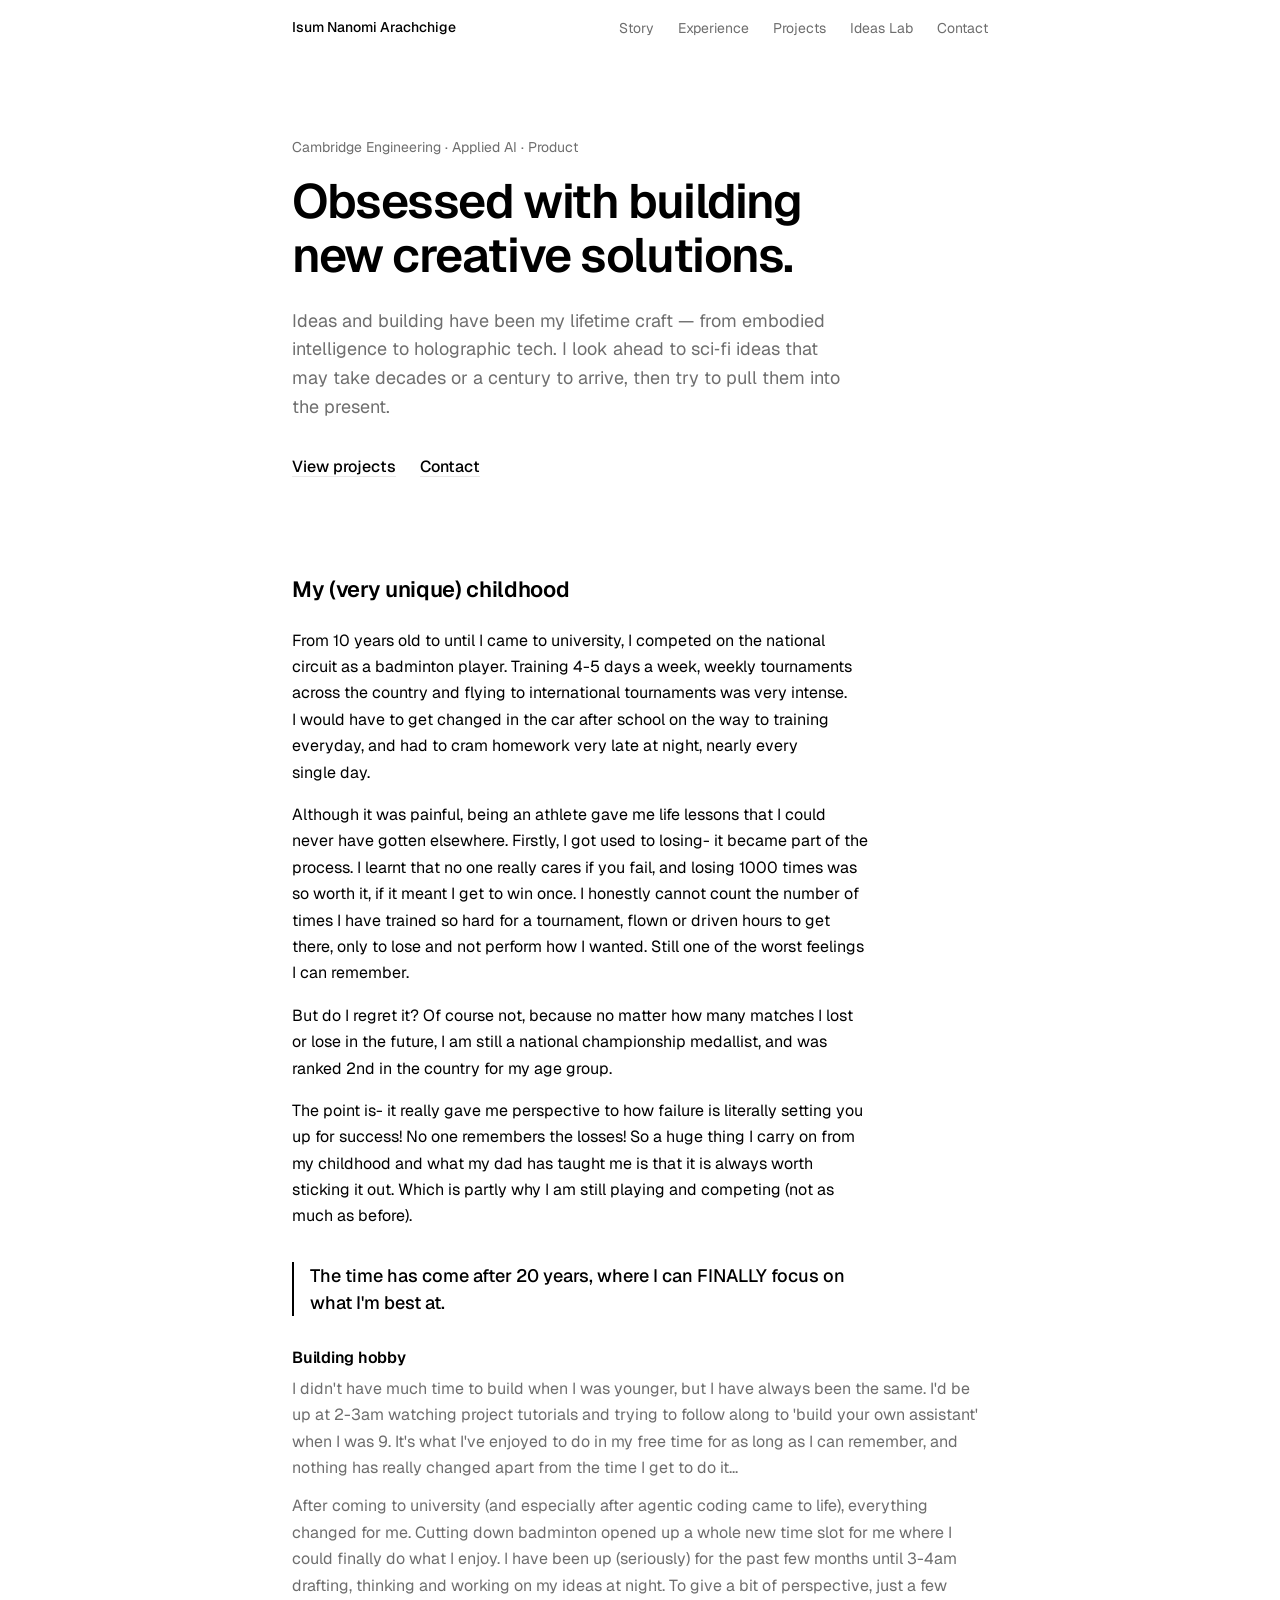
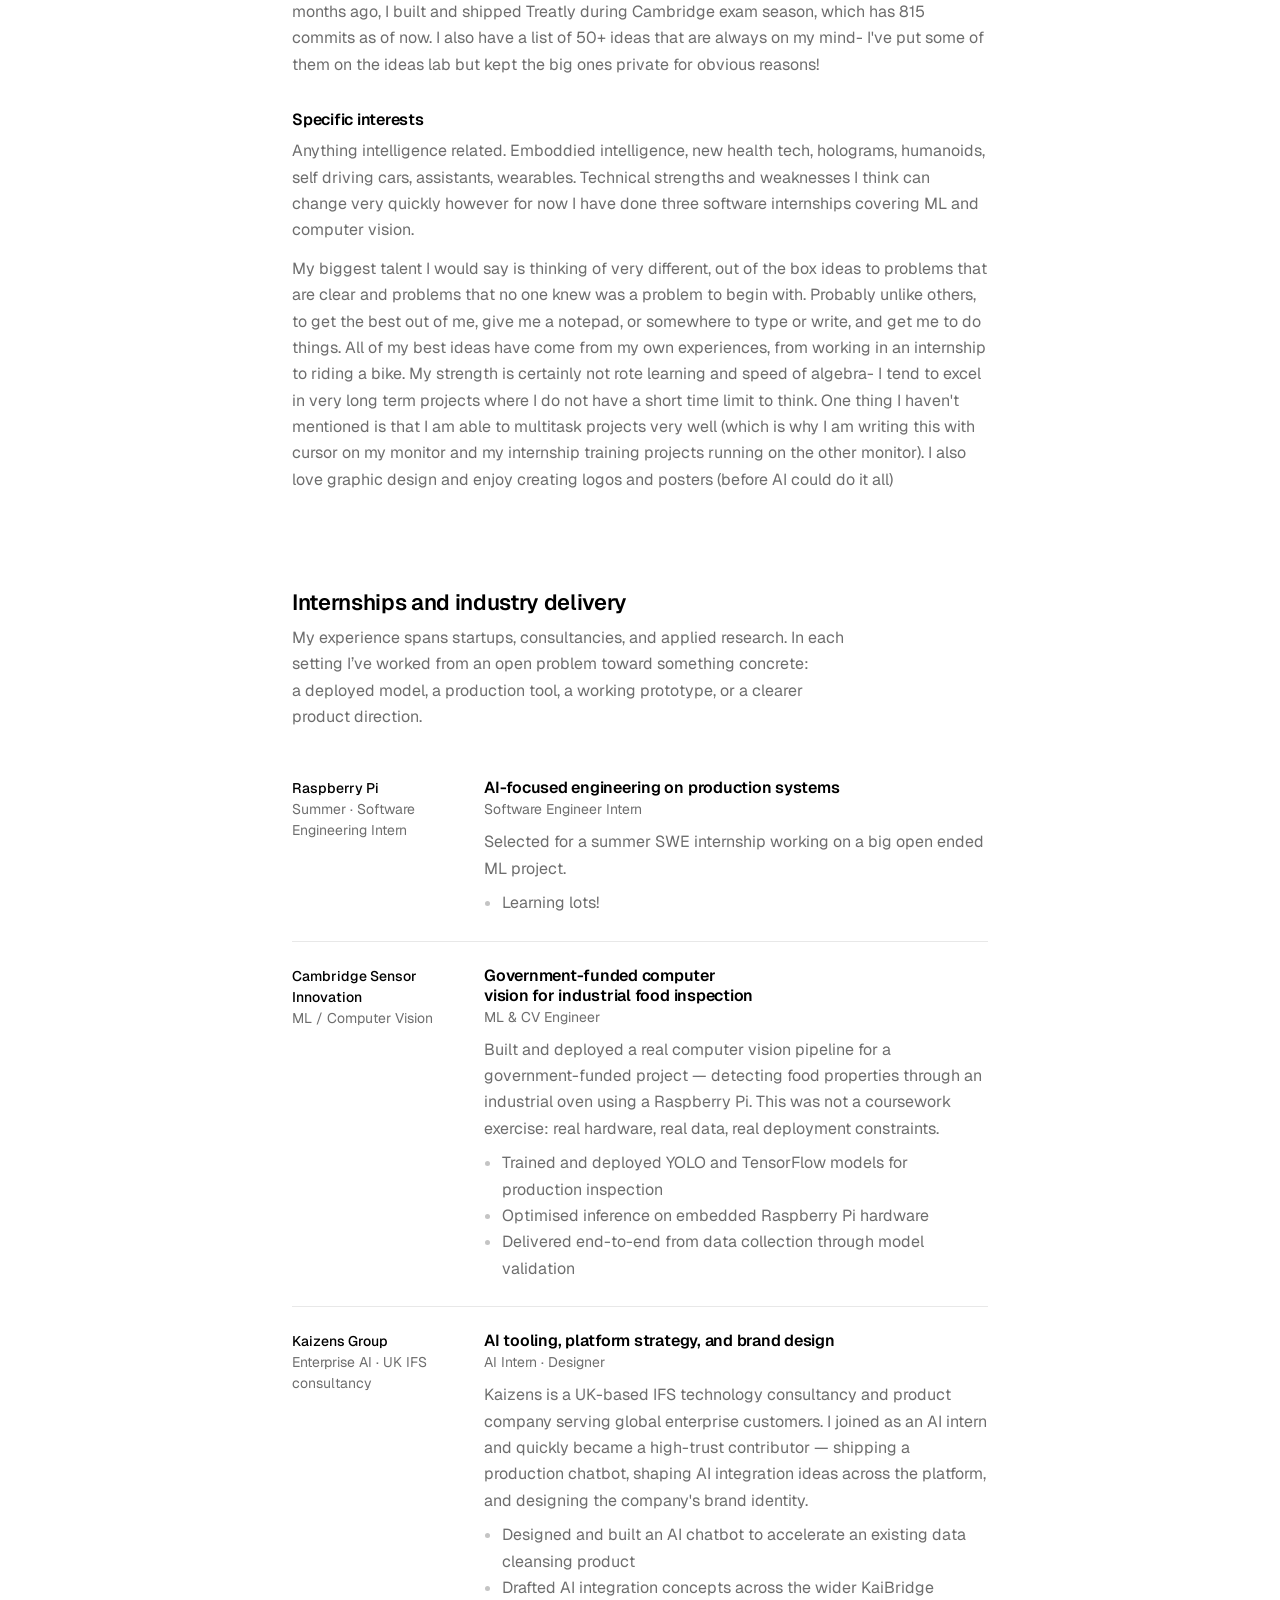
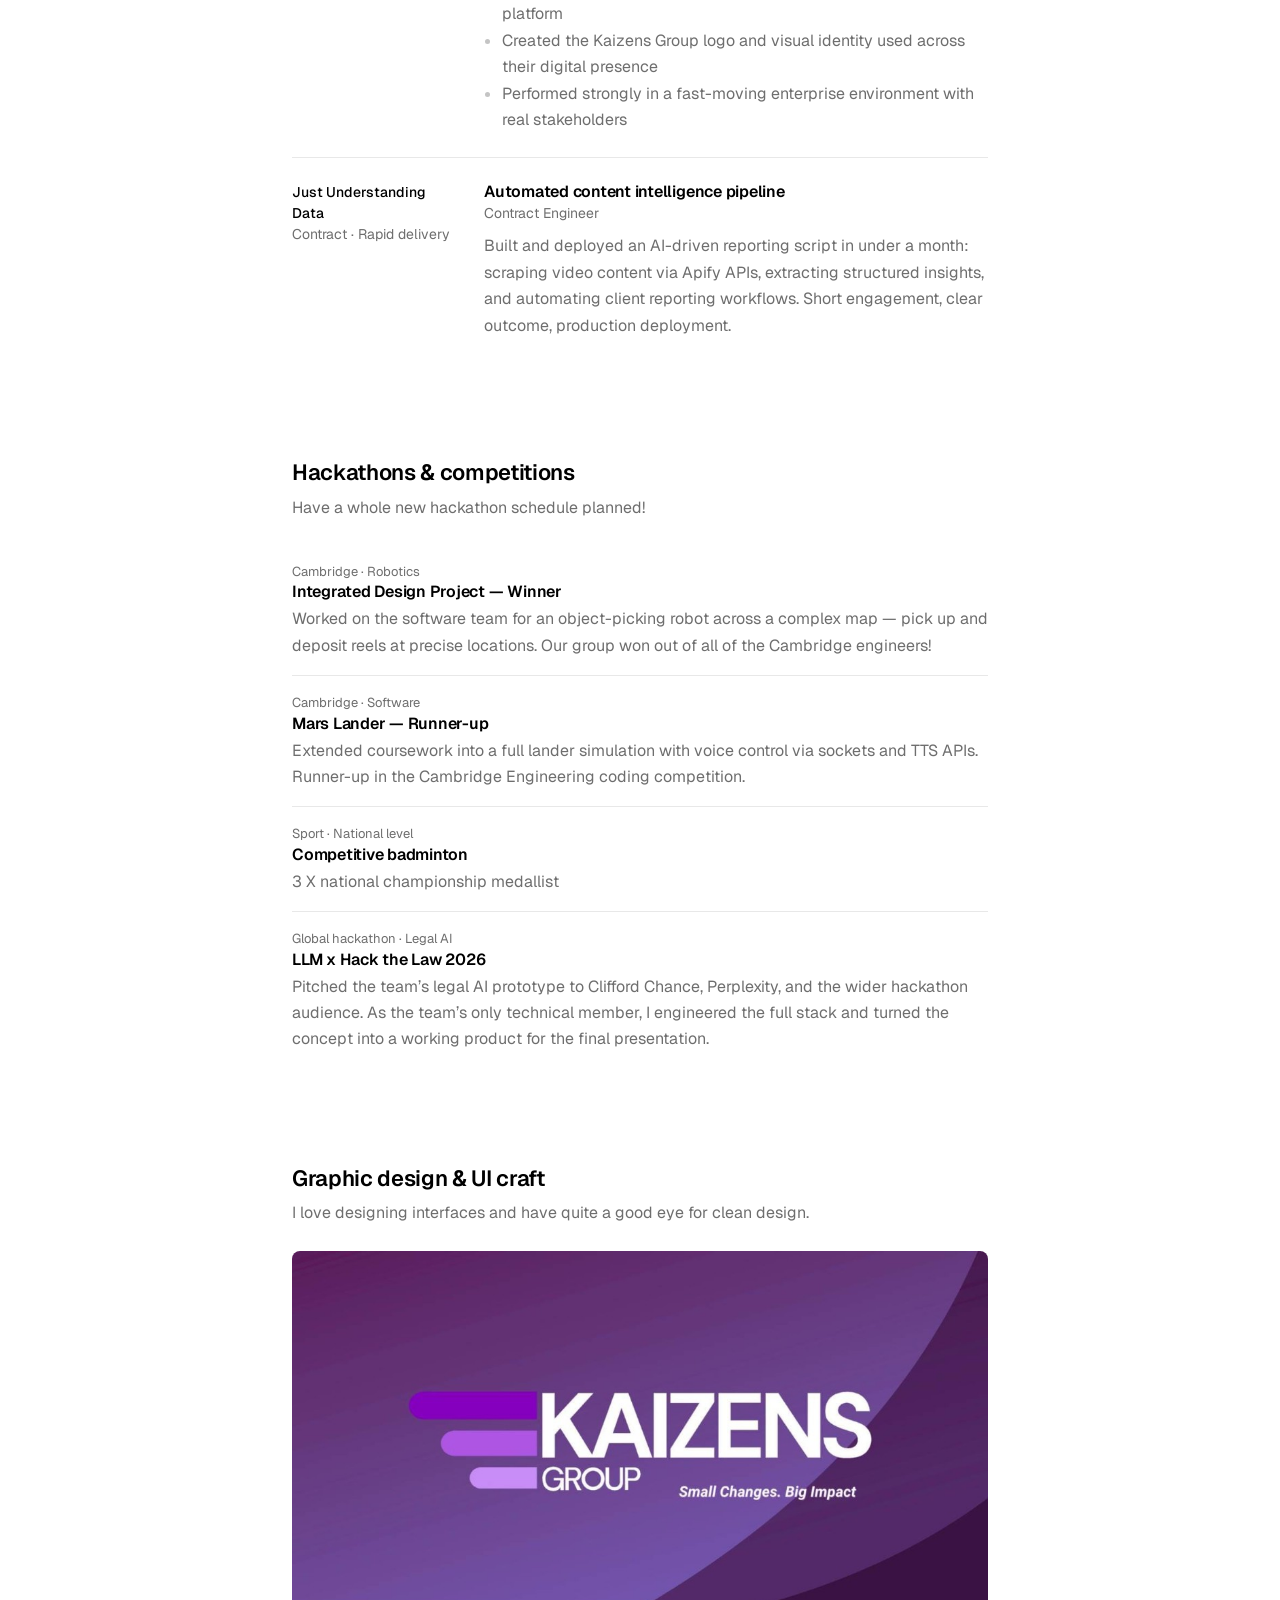
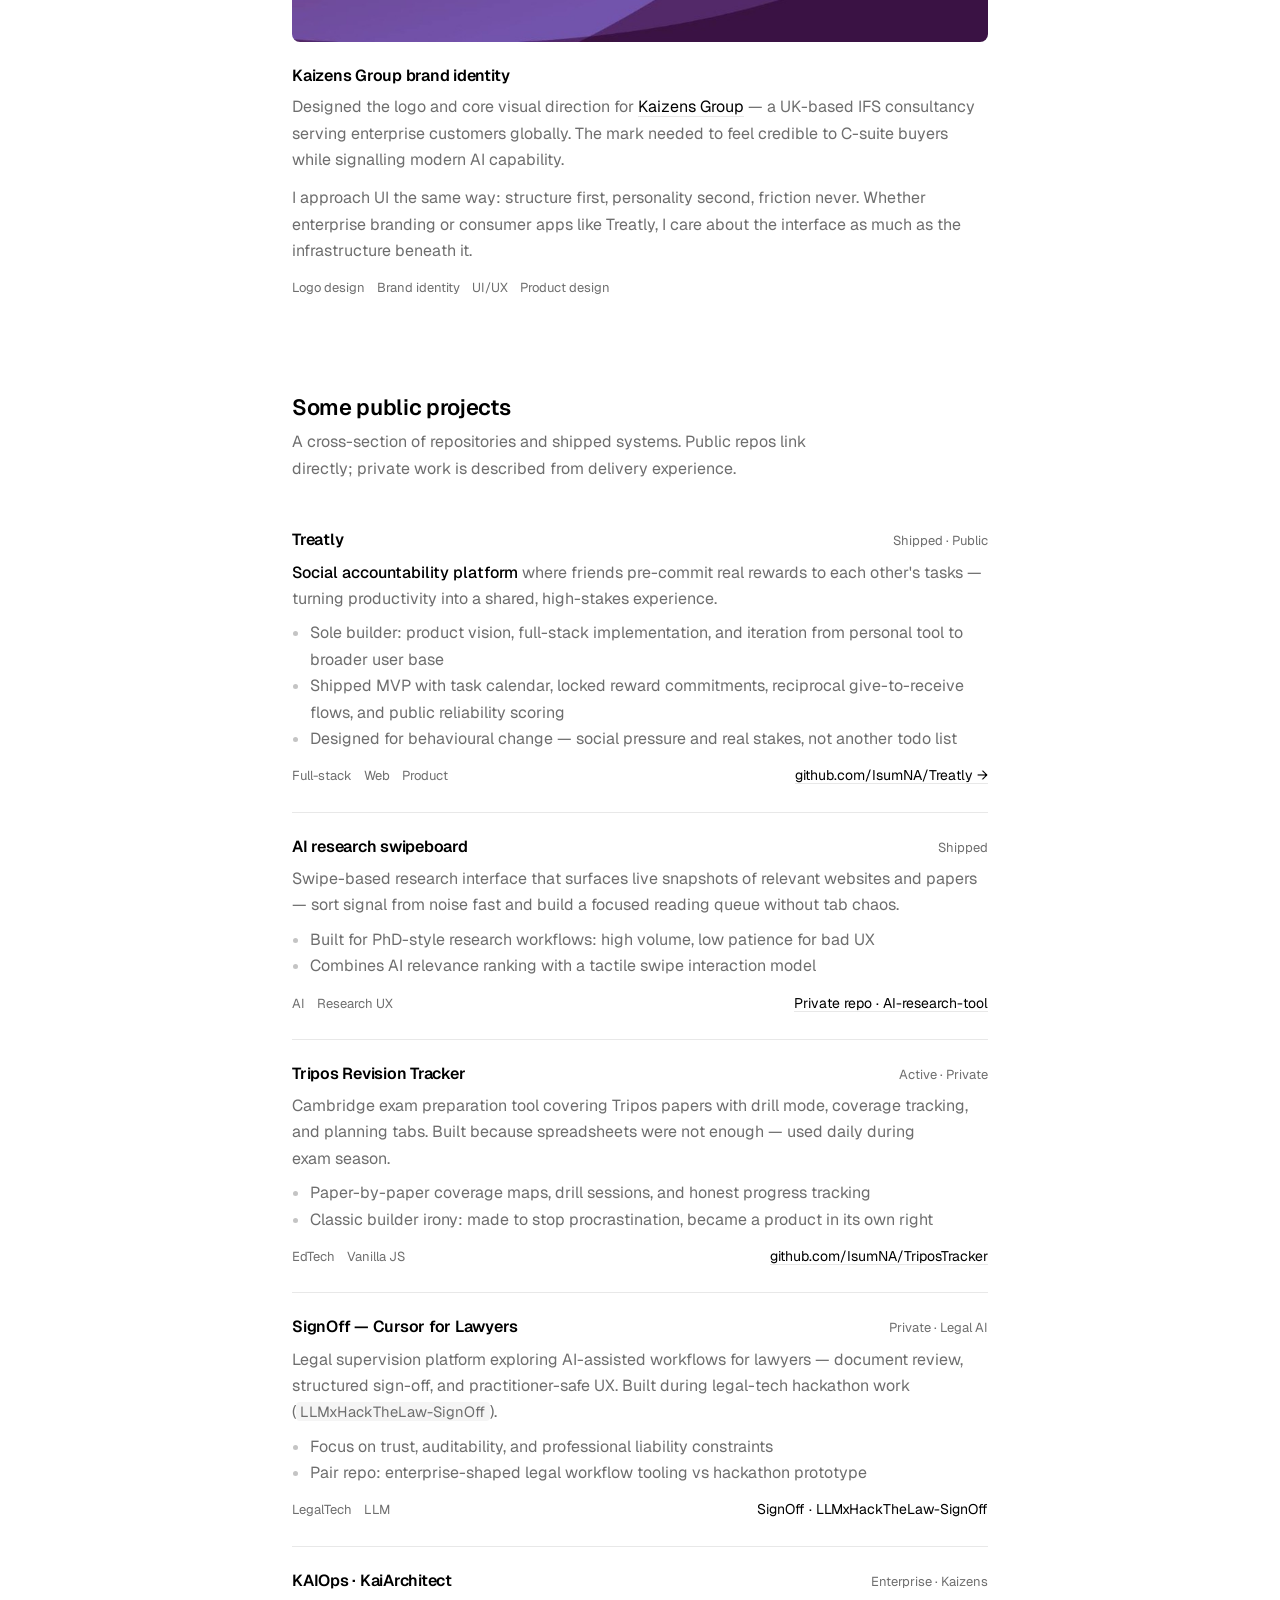
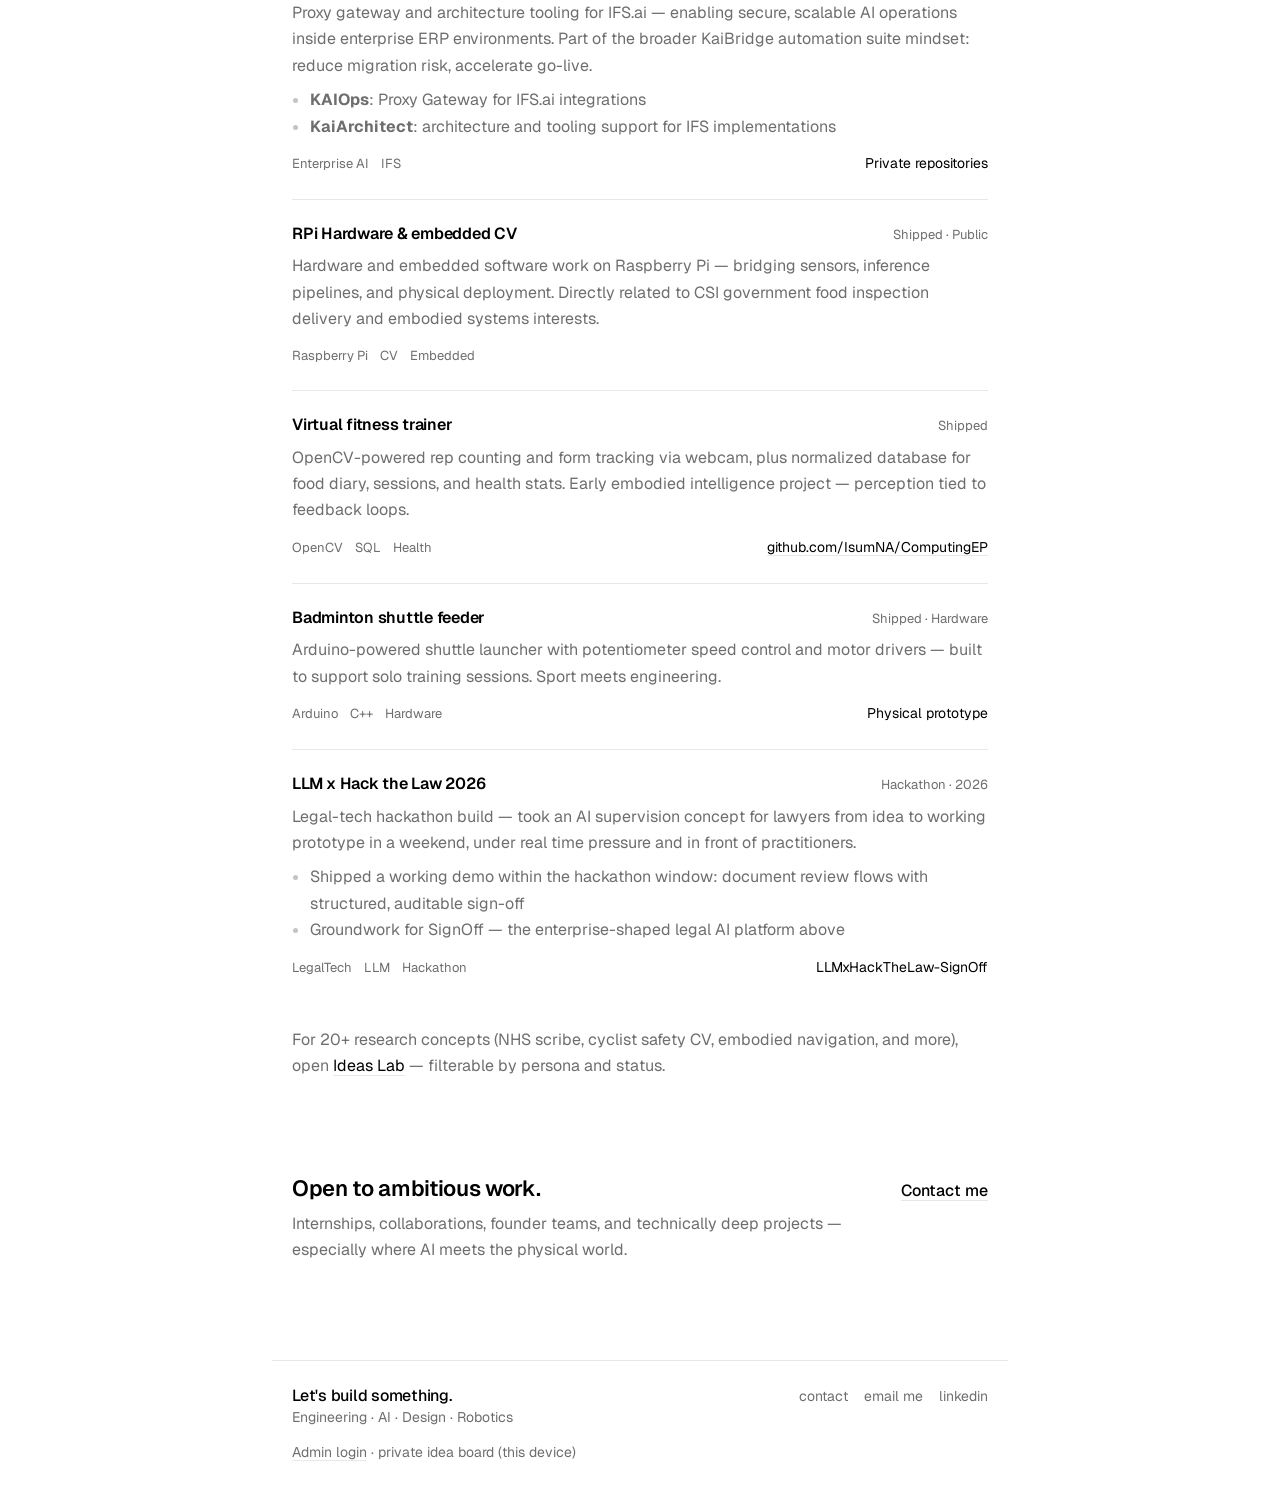
<file: index.html>
<!DOCTYPE html>
<html lang="en">
<head>
<meta charset="UTF-8">
<meta name="viewport" content="width=device-width, initial-scale=1.0">
<meta name="description" content="Isum Nanomi Arachchige — Cambridge Engineering student building applied AI, robotics, and production software.">
<title>Isum Nanomi Arachchige — Portfolio</title>
<link rel="preconnect" href="https://fonts.googleapis.com">
<link rel="preconnect" href="https://fonts.gstatic.com" crossorigin>
<link href="https://fonts.googleapis.com/css2?family=Geist:wght@400;500;600&display=swap" rel="stylesheet">
<link rel="stylesheet" href="tokens.css">
<link rel="stylesheet" href="site.css">
<script>/* The text editor is for Isum only: open the site with ?edit, or log in as admin. */
try{if(/[?&]edit\b/.test(location.search)||sessionStorage.getItem('ideaBoard_admin_ok')==='1')document.documentElement.classList.add('can-edit')}catch(e){}</script>
</head>
<body>

<div class="edit-toolbar" id="edit-toolbar" aria-label="Page text editor">
  <span class="edit-toolbar__status" id="edit-status" aria-live="polite">Text changes save on this browser</span>
  <button class="edit-btn" type="button" data-edit-action="edit">Edit text</button>
  <button class="edit-btn" type="button" data-edit-action="save" data-variant="primary">Save changes</button>
  <button class="edit-btn" type="button" data-edit-action="cancel">Cancel</button>
  <button class="edit-btn" type="button" data-edit-action="export">Export</button>
  <button class="edit-btn" type="button" data-edit-action="import">Import</button>
  <button class="edit-btn" type="button" data-edit-action="reset">Reset</button>
  <input id="edit-import-file" type="file" accept="application/json" hidden>
</div>

<header class="site-nav">
  <div class="wrap">
    <button class="brand" type="button" onclick="show('home')" aria-label="Go to portfolio home">
      <small>Portfolio</small>
      <strong>Isum Nanomi Arachchige</strong>
    </button>
    <ul class="nav-links">
      <li><a href="#story" onclick="goSection('story');return false;">Story</a></li>
      <li><a href="#experience" onclick="goSection('experience');return false;">Experience</a></li>
      <li><a href="#projects" onclick="goSection('projects');return false;">Projects</a></li>
      <li><a href="#ideas" onclick="show('ideas');return false;" class="" id="ni">Ideas Lab</a></li>
      <li><a href="contact.html" class="btn primary">Contact</a></li>
    </ul>
  </div>
</header>

<div class="page active" id="page-home">
<main>
  <section class="hero">
    <div class="hero-inner wrap">
      <div class="hero-grid">
        <div>
          <p class="hero-brand">Isum Nanomi Arachchige</p>
          <div class="eyebrow">Cambridge Engineering · Applied AI · Product</div>
          <h1>Obsessed with building <em>new creative solutions</em>.</h1>
          <p class="lead">Ideas and building have been my lifetime craft — from embodied intelligence to holographic tech. I look ahead to sci‑fi ideas that may take decades or a century to arrive, then try to pull them into the present.</p>
          <div class="hero-actions">
            <a class="btn primary" href="#projects">View projects</a>
            <a class="btn" href="contact.html">Contact</a>
          </div>
        </div>
      </div>
    </div>
  </section>

  <section class="section wrap story-section" id="story">
    <div class="section-head reveal">
      <h2>My (very unique) childhood</h2>
    </div>
    <p class="story-lede reveal">From 10 years old to until I came to university, I competed on the national circuit as a badminton player. Training 4-5 days a week, weekly tournaments across the country and flying to international tournaments was very intense. I would have to get changed in the car after school on the way to training everyday, and had to cram homework very late at night, nearly every single day.</p>
    <p class="story-lede reveal">Although it was painful, being an athlete gave me life lessons that I could never have gotten elsewhere. Firstly, I got used to losing- it became part of the process. I learnt that no one really cares if you fail, and losing 1000 times was so worth it, if it meant I get to win once. I honestly cannot count the number of times I have trained so hard for a tournament, flown or driven hours to get there, only to lose and not perform how I wanted. Still one of the worst feelings I can remember.</p>
    <p class="story-lede reveal">But do I regret it? Of course not, because no matter how many matches I lost or lose in the future, I am still a national championship medallist, and was ranked 2nd in the country for my age group.</p>
    <p class="story-lede reveal">The point is- it really gave me perspective to how failure is literally setting you up for success! No one remembers the losses! So a huge thing I carry on from my childhood and what my dad has taught me is that it is always worth sticking it out. Which is partly why I am still playing and competing (not as much as before).</p>
    <blockquote class="quote reveal">The time has come after 20 years, where I can FINALLY focus on what I'm best at.</blockquote>
    <div class="story-grid">
      <article class="story-card reveal">
        <h3>Building hobby</h3>
        <p>I didn't have much time to build when I was younger, but I have always been the same. I'd be up at 2-3am watching project tutorials and trying to follow along to 'build your own assistant' when I was 9. It's what I've enjoyed to do in my free time for as long as I can remember, and nothing has really changed apart from the time I get to do it...</p>
        <p>After coming to university (and especially after agentic coding came to life), everything changed for me. Cutting down badminton opened up a whole new time slot for me where I could finally do what I enjoy. I have been up (seriously) for the past few months until 3-4am drafting, thinking and working on my ideas at night. To give a bit of perspective, just a few months ago, I built and shipped Treatly during Cambridge exam season, which has 815 commits as of now. I also have a list of 50+ ideas that are always on my mind- I've put some of them on the ideas lab but kept the big ones private for obvious reasons!</p>
      </article>
      <article class="story-card reveal">
        <h3>Specific interests</h3>
        <p>Anything intelligence related. Emboddied intelligence, new health tech, holograms, humanoids, self driving cars, assistants, wearables. Technical strengths and weaknesses I think can change very quickly however for now I have done three software internships covering ML and computer vision.</p>
        <p>My biggest talent I would say is thinking of very different, out of the box ideas to problems that are clear and problems that no one knew was a problem to begin with. Probably unlike others, to get the best out of me, give me a notepad, or somewhere to type or write, and get me to do things. All of my best ideas have come from my own experiences, from working in an internship to riding a bike. My strength is certainly not rote learning and speed of algebra- I tend to excel in very long term projects where I do not have a short time limit to think. One thing I haven't mentioned is that I am able to multitask projects very well (which is why I am writing this with cursor on my monitor and my internship training projects running on the other monitor). I also love graphic design and enjoy creating logos and posters (before AI could do it all)</p>
      </article>
    </div>
  </section>

  <section class="section wrap" id="experience">
    <div class="section-head reveal">
      <h2>Internships and industry delivery</h2>
      <p>My experience spans startups, consultancies, and applied research. In each setting I’ve worked from an open problem toward something concrete: a deployed model, a production tool, a working prototype, or a clearer product direction.</p>
    </div>
    <div class="timeline">
      <article class="exp-card reveal">
        <div class="exp-meta"><span class="co">Raspberry Pi</span>Summer · Software Engineering Intern</div>
        <div>
          <h3>AI-focused engineering on production systems</h3>
          <p class="role">Software Engineer Intern</p>
          <p>Selected for a summer SWE internship working on a big open ended ML project.</p>
          <ul>
            <li>Learning lots!</li>
          </ul>
        </div>
      </article>
      <article class="exp-card reveal">
        <div class="exp-meta"><span class="co">Cambridge Sensor Innovation</span>ML / Computer Vision</div>
        <div>
          <h3>Government-funded computer vision for industrial food inspection</h3>
          <p class="role">ML &amp; CV Engineer</p>
          <p>Built and deployed a real computer vision pipeline for a government-funded project — detecting food properties through an industrial oven using a Raspberry Pi. This was not a coursework exercise: real hardware, real data, real deployment constraints.</p>
          <ul>
            <li>Trained and deployed YOLO and TensorFlow models for production inspection</li>
            <li>Optimised inference on embedded Raspberry Pi hardware</li>
            <li>Delivered end-to-end from data collection through model validation</li>
          </ul>
        </div>
      </article>
      <article class="exp-card reveal">
        <div class="exp-meta"><span class="co">Kaizens Group</span>Enterprise AI · UK IFS consultancy</div>
        <div>
          <h3>AI tooling, platform strategy, and brand design</h3>
          <p class="role">AI Intern · Designer</p>
          <p>Kaizens is a UK-based IFS technology consultancy and product company serving global enterprise customers. I joined as an AI intern and quickly became a high-trust contributor — shipping a production chatbot, shaping AI integration ideas across the platform, and designing the company's brand identity.</p>
          <ul>
            <li>Designed and built an AI chatbot to accelerate an existing data cleansing product</li>
            <li>Drafted AI integration concepts across the wider KaiBridge platform</li>
            <li>Created the Kaizens Group logo and visual identity used across their digital presence</li>
            <li>Performed strongly in a fast-moving enterprise environment with real stakeholders</li>
          </ul>
        </div>
      </article>
      <article class="exp-card reveal">
        <div class="exp-meta"><span class="co">Just Understanding Data</span>Contract · Rapid delivery</div>
        <div>
          <h3>Automated content intelligence pipeline</h3>
          <p class="role">Contract Engineer</p>
          <p>Built and deployed an AI-driven reporting script in under a month: scraping video content via Apify APIs, extracting structured insights, and automating client reporting workflows. Short engagement, clear outcome, production deployment.</p>
        </div>
      </article>
    </div>
  </section>

  <section class="section wrap" id="competitions">
    <div class="section-head reveal">
      <h2>Hackathons & competitions</h2>
      <p>Have a whole new hackathon schedule planned!</p>
    </div>
    <div class="comp-grid">
      <article class="comp-card reveal">
        <div class="tag">Cambridge · Robotics</div>
        <h3>Integrated Design Project — Winner</h3>
        <p>Worked on the software team for an object-picking robot across a complex map — pick up and deposit reels at precise locations. Our group won out of all of the Cambridge engineers!</p>
      </article>
      <article class="comp-card reveal">
        <div class="tag">Cambridge · Software</div>
        <h3>Mars Lander — Runner-up</h3>
        <p>Extended coursework into a full lander simulation with voice control via sockets and TTS APIs. Runner-up in the Cambridge Engineering coding competition.</p>
      </article>
      <article class="comp-card reveal">
        <div class="tag">Sport · National level</div>
        <h3>Competitive badminton</h3>
        <p>3 X national championship medallist</p>
      </article>
      <article class="comp-card reveal">
        <div class="tag">Global hackathon · Legal AI</div>
        <h3>LLM x Hack the Law 2026</h3>
        <p>Pitched the team’s legal AI prototype to Clifford Chance, Perplexity, and the wider hackathon audience. As the team’s only technical member, I engineered the full stack and turned the concept into a working product for the final presentation.</p>
      </article>
    </div>
  </section>

  <section class="section wrap" id="design">
    <div class="section-head reveal">
      <h2>Graphic design &amp; UI craft</h2>
      <p>I love designing interfaces and have quite a good eye for clean design.</p>
    </div>
    <div class="design-panel reveal">
      <div class="logo-stage">
        <img src="assets/kaizens-logo.jpg" alt="Kaizens Group logo designed by Isum Nanomi Arachchige" width="1024" height="576">
      </div>
      <div class="design-copy">
        <h3>Kaizens Group brand identity</h3>
        <p>Designed the logo and core visual direction for <a href="https://kaizens.co.uk" target="_blank" rel="noopener">Kaizens Group</a> — a UK-based IFS consultancy serving enterprise customers globally. The mark needed to feel credible to C-suite buyers while signalling modern AI capability.</p>
        <p>I approach UI the same way: structure first, personality second, friction never. Whether enterprise branding or consumer apps like Treatly, I care about the interface as much as the infrastructure beneath it.</p>
        <div class="tag-row">
          <span class="tag">Logo design</span><span class="tag">Brand identity</span><span class="tag">UI/UX</span><span class="tag">Product design</span>
        </div>
      </div>
    </div>
  </section>

  <section class="section wrap" id="projects">
    <div class="section-head reveal">
      <h2>Some public projects</h2>
      <p>A cross-section of repositories and shipped systems. Public repos link directly; private work is described from delivery experience.</p>
    </div>
    <div class="project-grid">
      <article class="project-card reveal">
        <div class="pc-top"><h3>Treatly</h3><span class="status shipped">Shipped · Public</span></div>
        <p><strong>Social accountability platform</strong> where friends pre-commit real rewards to each other's tasks — turning productivity into a shared, high-stakes experience.</p>
        <ul>
          <li>Sole builder: product vision, full-stack implementation, and iteration from personal tool to broader user base</li>
          <li>Shipped MVP with task calendar, locked reward commitments, reciprocal give-to-receive flows, and public reliability scoring</li>
          <li>Designed for behavioural change — social pressure and real stakes, not another todo list</li>
        </ul>
        <div class="pc-foot"><div class="tag-row"><span class="tag">Full-stack</span><span class="tag">Web</span><span class="tag">Product</span></div><a class="gh-link" href="https://github.com/IsumNA/Treatly" target="_blank" rel="noopener">github.com/IsumNA/Treatly →</a></div>
      </article>

      <article class="project-card reveal">
        <div class="pc-top"><h3>AI research swipeboard</h3><span class="status shipped">Shipped</span></div>
        <p>Swipe-based research interface that surfaces live snapshots of relevant websites and papers — sort signal from noise fast and build a focused reading queue without tab chaos.</p>
        <ul>
          <li>Built for PhD-style research workflows: high volume, low patience for bad UX</li>
          <li>Combines AI relevance ranking with a tactile swipe interaction model</li>
        </ul>
        <div class="pc-foot"><div class="tag-row"><span class="tag">AI</span><span class="tag">Research UX</span></div><a class="gh-link" href="https://github.com/IsumNA/AI-research-tool" target="_blank" rel="noopener">Private repo · AI-research-tool</a></div>
      </article>

      <article class="project-card reveal">
        <div class="pc-top"><h3>Tripos Revision Tracker</h3><span class="status wip">Active · Private</span></div>
        <p>Cambridge exam preparation tool covering Tripos papers with drill mode, coverage tracking, and planning tabs. Built because spreadsheets were not enough — used daily during exam season.</p>
        <ul>
          <li>Paper-by-paper coverage maps, drill sessions, and honest progress tracking</li>
          <li>Classic builder irony: made to stop procrastination, became a product in its own right</li>
        </ul>
        <div class="pc-foot"><div class="tag-row"><span class="tag">EdTech</span><span class="tag">Vanilla JS</span></div><a class="gh-link" href="https://github.com/IsumNA/TriposTracker" target="_blank" rel="noopener">github.com/IsumNA/TriposTracker</a></div>
      </article>

      <article class="project-card reveal">
        <div class="pc-top"><h3>SignOff — Cursor for Lawyers</h3><span class="status private">Private · Legal AI</span></div>
        <p>Legal supervision platform exploring AI-assisted workflows for lawyers — document review, structured sign-off, and practitioner-safe UX. Built during legal-tech hackathon work (<code>LLMxHackTheLaw-SignOff</code>).</p>
        <ul>
          <li>Focus on trust, auditability, and professional liability constraints</li>
          <li>Pair repo: enterprise-shaped legal workflow tooling vs hackathon prototype</li>
        </ul>
        <div class="pc-foot"><div class="tag-row"><span class="tag">LegalTech</span><span class="tag">LLM</span></div><span class="gh-link">SignOff · LLMxHackTheLaw-SignOff</span></div>
      </article>

      <article class="project-card reveal">
        <div class="pc-top"><h3>KAIOps · KaiArchitect</h3><span class="status private">Enterprise · Kaizens</span></div>
        <p>Proxy gateway and architecture tooling for IFS.ai — enabling secure, scalable AI operations inside enterprise ERP environments. Part of the broader KaiBridge automation suite mindset: reduce migration risk, accelerate go-live.</p>
        <ul>
          <li><strong>KAIOps</strong>: Proxy Gateway for IFS.ai integrations</li>
          <li><strong>KaiArchitect</strong>: architecture and tooling support for IFS implementations</li>
        </ul>
        <div class="pc-foot"><div class="tag-row"><span class="tag">Enterprise AI</span><span class="tag">IFS</span></div><span class="gh-link">Private repositories</span></div>
      </article>

      <article class="project-card reveal">
        <div class="pc-top"><h3>RPi Hardware &amp; embedded CV</h3><span class="status shipped">Shipped · Public</span></div>
        <p>Hardware and embedded software work on Raspberry Pi — bridging sensors, inference pipelines, and physical deployment. Directly related to CSI government food inspection delivery and embodied systems interests.</p>
        <div class="pc-foot"><div class="tag-row"><span class="tag">Raspberry Pi</span><span class="tag">CV</span><span class="tag">Embedded</span></div><a class="gh-link" href="https://github.com/IsumNA/RPi-Hardware-NSA-" target="_blank" rel="noopener"></a></div>
      </article>

      <article class="project-card reveal">
        <div class="pc-top"><h3>Virtual fitness trainer</h3><span class="status shipped">Shipped</span></div>
        <p>OpenCV-powered rep counting and form tracking via webcam, plus normalized database for food diary, sessions, and health stats. Early embodied intelligence project — perception tied to feedback loops.</p>
        <div class="pc-foot"><div class="tag-row"><span class="tag">OpenCV</span><span class="tag">SQL</span><span class="tag">Health</span></div><a class="gh-link" href="https://github.com/IsumNA/ComputingEP" target="_blank" rel="noopener">github.com/IsumNA/ComputingEP</a></div>
      </article>

      <article class="project-card reveal">
        <div class="pc-top"><h3>Badminton shuttle feeder</h3><span class="status shipped">Shipped · Hardware</span></div>
        <p>Arduino-powered shuttle launcher with potentiometer speed control and motor drivers — built to support solo training sessions. Sport meets engineering.</p>
        <div class="pc-foot"><div class="tag-row"><span class="tag">Arduino</span><span class="tag">C++</span><span class="tag">Hardware</span></div><span class="gh-link">Physical prototype</span></div>
      </article>

      <article class="project-card reveal">
        <div class="pc-top"><h3>LLM x Hack the Law 2026</h3><span class="status shipped">Hackathon · 2026</span></div>
        <p>Legal-tech hackathon build — took an AI supervision concept for lawyers from idea to working prototype in a weekend, under real time pressure and in front of practitioners.</p>
        <ul>
          <li>Shipped a working demo within the hackathon window: document review flows with structured, auditable sign-off</li>
          <li>Groundwork for SignOff — the enterprise-shaped legal AI platform above</li>
        </ul>
        <div class="pc-foot"><div class="tag-row"><span class="tag">LegalTech</span><span class="tag">LLM</span><span class="tag">Hackathon</span></div><span class="gh-link">LLMxHackTheLaw-SignOff</span></div>
      </article>

    </div>
    <p class="research-note reveal">For 20+ research concepts (NHS scribe, cyclist safety CV, embodied navigation, and more), open <a href="#" onclick="show('ideas');return false;">Ideas Lab</a> — filterable by persona and status.</p>
  </section>

  <section class="section wrap">
    <div class="cta-band reveal">
      <div>
        <h2>Open to ambitious work.</h2>
        <p>Internships, collaborations, founder teams, and technically deep projects — especially where AI meets the physical world.</p>
      </div>
      <a class="btn primary" href="contact.html">Contact me</a>
    </div>
  </section>
</main>
</div>
<!-- IDEAS -->
<div class="page ideas-page" id="page-ideas">
<main><div class="container">

  <div class="ihero">
    <h2 class="skim-only">Projects &amp; ideas</h2>
    <h2 class="casual-only">The idea dump 💡</h2>
    <p class="skim-only">Selected builds and experiments. Use filters for shipped work vs longer-horizon concepts.</p>
    <p class="casual-only">Everything — shipped, in progress, stuck in my head, and dead on arrival. My notebook, made public. Filter by status or just scroll. There are a lot. I have a problem.</p>
    <div class="ideas-tools">
      <span class="count-pill" id="idea-count">Showing 0 ideas</span>
      <input id="idea-search" class="idea-search" type="search" placeholder="Search ideas, tech, or keywords..." oninput="updateFeed()">
    </div>
  </div>

  <div class="persona-section">
    <h3>Who is this idea for?</h3>
    <p class="ideas-intro-persona skim-only">Synthetic “user lenses”: age, sport, commute, role. Tap a persona to filter the list and brainstorm solutions for them.</p>
    <p class="ideas-intro-persona casual-only">Fake little people living in my head. Pick one to see what I’d build for them — mix &amp; match hobbies, age, city vibes, etc.</p>
    <div id="persona-strip" class="persona-strip" role="listbox" aria-label="Persona profiles"></div>
  </div>

  <div id="admin-bar" class="admin-bar hidden" aria-live="polite">
    <span>Admin · saved in <b>this browser</b> only (export to back up)</span>
    <button type="button" class="ab-btn primary" id="btnAddPersona">+ persona</button>
    <button type="button" class="ab-btn primary" id="btnAddIdea">+ idea</button>
    <button type="button" class="ab-btn" id="btnExportBoard">export JSON</button>
    <button type="button" class="ab-btn" id="btnAdminLogout">log out</button>
  </div>

  <div class="filters">
    <button class="fb on" data-f="all"    onclick="filter(this,'all')">all</button>
    <button class="fb" data-f="shipped"   onclick="filter(this,'shipped')">✅ shipped</button>
    <button class="fb" data-f="wip"       onclick="filter(this,'wip')">⚡ in progress</button>
    <button class="fb" data-f="notebook"  onclick="filter(this,'notebook')">📓 notebook</button>
    <button class="fb" data-f="rip"       onclick="filter(this,'rip')">💀 rip</button>
  </div>

  <div id="idea-feed-root" class="feed">

    <!-- SHIPPED -->
    <div class="ic" data-s="shipped" data-p="p-phd,p-first-year,p-alevel,p-intl-student,p-gym-beginner,p-adhd,p-entrepreneur,p-friends-uni,p-remote,p-weight,p-ldr,p-recovery,p-single-parent,p-saving,p-dry-jan,p-me" data-k="treatly productivity social platform full-stack web accountability rewards">
      <div class="itop"><p class="ititle">Treatly</p><span class="itag ts">✅ shipped</span></div>
      <p class="ibody skim-only"><b>What it is:</b> Social accountability app where friends stake real rewards on each other's tasks.<br><b>What shipped:</b> Working MVP — task calendar, locked reward commitments, reciprocal “give-to-receive” flows, public reliability scoring.<br><b>Role:</b> Sole builder (product + full-stack implementation). Originally built to scratch my own itch; grew into a broader user base.</p>
      <p class="ibody casual-only">Social accountability platform where friends pre-commit real rewards to each other's tasks — turning productivity into a shared, social experience. Built the full working prototype solo: task calendar, locked-reward system, give-to-receive economy, public reliability score. This one went from something i just made to stop me from procrastinating revision to a viral app</p>
      <div class="ifooter"><div class="ifooter-left"><span class="inote skim-only">Solo builder · MVP in production · actively iterating</span><span class="inote casual-only">🎁 sole technical contributor · MVP live</span></div><div class="pills"><span class="pill">Full-stack</span><span class="pill">Web</span></div></div>
    </div>

    <div class="ic" data-s="shipped" data-p="p-phd,p-alevel,p-art-student,p-me">
      <div class="itop"><p class="ititle">Mars Lander (Cambridge coding competition runner-up)</p><span class="itag ts">✅ shipped</span></div>
      <p class="ibody">Extended Cambridge coursework into a full Mars lander simulation with voice control via sockets and TTS APIs. Came runner-up in the Cambridge Engineering competition... one of the few courseworks I actually enjoyed</p>
      <div class="ifooter"><span class="inote">🚀 runner-up · lander did not crash (mostly)</span><div class="pills"><span class="pill">C++</span><span class="pill">PID</span><span class="pill">Sockets</span><span class="pill">TTS</span></div></div>
    </div>

    <div class="ic" data-s="shipped" data-p="p-phd,p-alevel,p-art-student,p-marathon,p-me">
      <div class="itop"><p class="ititle">Object-picking robot (Cambridge Design Project winner)</p><span class="itag ts">✅ shipped</span></div>
      <p class="ibody">Navigated a robot through a complex map to pick up and drop off reels at specific locations. Won the Cambridge Integrated Design Team Project. The robot picked things up very quickly. Was very satisfying.</p>
      <div class="ifooter"><span class="inote">🤖 winner · robot did what it was told (harder than you think)</span><div class="pills"><span class="pill">Robotics</span><span class="pill">Navigation</span></div></div>
    </div>

    <div class="ic" data-s="shipped" data-p="p-chef,p-trades,p-remote,p-me">
      <div class="itop"><p class="ititle">Computer vision food inspector (government-funded)</p><span class="itag ts">✅ shipped</span></div>
      <p class="ibody">CV/ML solution for a government-funded project at Cambridge Sensor Innovation — detecting food properties through an industrial oven using a Raspberry Pi. Trained and deployed YOLO and TensorFlow models. Real project. Real oven. Real food.</p>
      <div class="ifooter"><span class="inote">🍕 government funded · food was inspected</span><div class="pills"><span class="pill">Python</span><span class="pill">YOLO</span><span class="pill">TensorFlow</span><span class="pill">RPi</span></div></div>
    </div>

    <div class="ic" data-s="shipped" data-p="p-remote,p-finance,p-teacher,p-entrepreneur,p-me">
      <div class="itop"><p class="ititle">AI chatbot for data cleansing (Kaizens Group)</p><span class="itag ts">✅ shipped</span></div>
      <p class="ibody">Designed and built an AI chatbot to aid an existing data cleansing tool. Also drafted AI integration ideas across their whole platform. First proper AI internship. Learned that enterprise software is a wild place.</p>
      <div class="ifooter"><span class="inote">🤖 shipped to real users</span><div class="pills"><span class="pill">AI</span><span class="pill">Chatbot</span></div></div>
    </div>

    <div class="ic" data-s="shipped" data-p="p-remote,p-finance,p-creator,p-entrepreneur,p-me">
      <div class="itop"><p class="ititle">Automated content report script</p><span class="itag ts">✅ shipped</span></div>
      <p class="ibody">AI-driven script that scrapes videos via Apify APIs and extracts structured data for automated reporting. Built and deployed in under a month at Just Understanding Data. Fast turnaround, actually worked. Very short term side contract for company</p>
      <div class="ifooter"><span class="inote">📊 shipped in under a month</span><div class="pills"><span class="pill">Python</span><span class="pill">Apify</span><span class="pill">AI</span></div></div>
    </div>

    <div class="ic" data-s="shipped" data-p="p-remote,p-gamer,p-night-owl,p-creator,p-me">
      <div class="itop"><p class="ititle">Voice-activated AI assistant</p><span class="itag ts">✅ shipped</span></div>
      <p class="ibody">Real-time voice assistant using LiveKit and OpenAI — speech-to-text, text-to-speech, voice activity detection, and custom AI functions like multi-zone temperature control. Mainly me messing around with livekit to be honest.</p>
      <div class="ifooter"><span class="inote">🎙 "jarvis from temu"</span><div class="pills"><span class="pill">Python</span><span class="pill">LiveKit</span><span class="pill">OpenAI</span></div></div>
    </div>

    <div class="ic" data-s="shipped" data-p="p-gym-beginner,p-weight,p-marathon,p-tired,p-recovery,p-me">
      <div class="itop"><p class="ititle">Virtual fitness trainer</p><span class="itag ts">✅ shipped</span></div>
      <p class="ibody">Tracks exercise reps in real time using your camera via OpenCV. Counts your reps. Judges your form silently. Full normalised database for food diary, session times, health stats. Compsci coursework and done so long ago i wasnt mature enough to use github (still not mature enough clearly)</p>
      <div class="ifooter"><span class="inote">💪 it counts reps. I do not.</span><div class="pills"><span class="pill">Python</span><span class="pill">OpenCV</span><span class="pill">SQL</span></div></div>
    </div>

    <div class="ic" data-s="shipped" data-p="p-marathon,p-gym-beginner,p-life-change,p-me">
      <div class="itop"><p class="ititle">Badminton shuttlecock feeding machine</p><span class="itag ts">✅ shipped</span></div>
      <p class="ibody">Arduino-powered device that launches shuttlecocks at controllable speed using a potentiometer and motor drivers. C++ in Arduino IDE. The machine is real. It launched things. It's great. Simple but effective...</p>
      <div class="ifooter"><span class="inote">🏸 hardware · actually launches shuttles</span><div class="pills"><span class="pill">Arduino</span><span class="pill">C++</span><span class="pill">Hardware</span></div></div>
    </div>

    <!-- IN PROGRESS -->
    <div class="ic" data-s="wip" data-p="p-phd,p-alevel,p-intl-student,p-tired,p-adhd,p-first-year,p-me" data-k="tripos revision cambridge exam prep planner drill javascript">
      <div class="itop"><p class="ititle">Tripos Revision Tracker</p><span class="itag tw">⚡ in progress</span></div>
      <p class="ibody">Cambridge exam prep tool covering all 7 IB papers. Drill mode, coverage tracking, planning tab. Built it while procrastinating from revision — the irony is fully understood. Actively used daily. Slightly too feature-rich for something that should've been a spreadsheet. Definitely not spending more time building the app than actually using the app to revise. Not at all. I love revision...</p>
      <div class="ifooter"><span class="inote">📚 being improved / used / over-engineered</span><div class="pills"><span class="pill">HTML</span><span class="pill">Vanilla JS</span></div></div>
    </div>

    <div class="ic" data-s="wip" data-p="p-entrepreneur,p-creator,p-art-student,p-me" data-k="website portfolio html css js personal site">
      <div class="itop"><p class="ititle">This website</p><span class="itag tw">⚡ in progress</span></div>
      <p class="ibody">Somewhere to put my ideas before they get washed away by 1000 more. Living idea scrapbook — not a portfolio, not a CV. Just a place that's mine. It's been through approximately 8 designs today.</p>
      <div class="ifooter"><div class="ifooter-left"><span class="inote">🛠 you're literally on it right now</span></div><div class="pills"><span class="pill">HTML</span><span class="pill">CSS</span><span class="pill">JS</span></div></div>
    </div>

    <div class="ic" data-s="notebook" data-p="p-junior-doctor,p-tired,p-single-parent,p-life-change,p-me">
      <div class="itop"><p class="ititle">AI scribe for NHS clinicians</p><span class="itag tn">📓 notebook</span></div>
      <p class="ibody">Clinicians spend a ridiculous amount of time on paperwork. Not because they want to — because the tools are awful. Ambient AI that listens and drafts notes, designed with a real doctor, not around one.</p>
      <div class="ifooter"><span class="inote">☁️ needs a clinician co-founder because I am definitely no medic...</span></div>
    </div>

    <div class="ic" data-s="notebook" data-p="p-intl-student,p-alevel,p-parent-teen,p-saving,p-me">
      <div class="itop"><p class="ititle">Online AI doctor — light triage tool</p><span class="itag tn">📓 notebook</span></div>
      <p class="ibody">Not a replacement for a GP. Just a useful tool for when you want a light check before waiting weeks for an appointment. Train on clinician-verified images. Answers the "should I actually be worried?" question.</p>
      <div class="ifooter"><span class="inote">🏥 not medical advice. please see a doctor.</span></div>
    </div>

    <div class="ic" data-s="notebook" data-p="p-retired,p-tired,p-marathon,p-life-change,p-me">
      <div class="itop"><p class="ititle">Audio navigation support for blind people</p><span class="itag tn">📓 notebook</span></div>
      <p class="ibody">Real-time hazard detection — crosswalks, obstacles, vehicles — with audio navigation guidance. CV that actually makes a meaningful difference to someone's daily life. This one I keep coming back to.</p>
      <div class="ifooter"><span class="inote">♿ accessibility matters</span></div>
    </div>

    <div class="ic" data-s="notebook" data-p="p-art-student,p-intl-student,p-weight,p-single-parent,p-me">
      <div class="itop"><p class="ititle">Clothes emulator for online shopping</p><span class="itag tn">📓 notebook</span></div>
      <p class="ibody">AI that scans your body proportions and finds clothes that actually fit your shape and size. The preview-on-body thing exists but it's bad. The "find things that fit YOU specifically" part doesn't really exist yet.</p>
      <div class="ifooter"><span class="inote">👗 the fitting room, but make it AI</span></div>
    </div>

    <div class="ic" data-s="notebook" data-p="p-art-student,p-newly-single,p-creator,p-me">
      <div class="itop"><p class="ititle">Haircut simulator + barber prompt generator</p><span class="itag tn">📓 notebook</span></div>
      <p class="ibody">Preview different haircuts on your actual face. Then generate the exact words you should say to your barber. Solves two problems: indecision, and the classic "show them a picture and hope for the best" approach.</p>
      <div class="ifooter"><span class="inote">✂️ the barber prompt is the real innovation</span></div>
    </div>

    <div class="ic" data-s="notebook" data-p="p-first-year,p-declutter,p-life-change,p-saving,p-me">
      <div class="itop"><p class="ititle">Room design AR app</p><span class="itag tn">📓 notebook</span></div>
      <p class="ibody">Take a picture of your room, sketch a rough layout, and AI overlays furniture in augmented reality. Like IKEA's app but actually good and not limited to IKEA furniture.</p>
      <div class="ifooter"><span class="inote">🛋 IKEA place but useful</span></div>
    </div>

    <div class="ic" data-s="notebook" data-p="p-remote,p-finance,p-teacher,p-creator,p-entrepreneur,p-me">
      <div class="itop"><p class="ititle">Meeting AI — live feedback and summariser</p><span class="itag tn">📓 notebook</span></div>
      <p class="ibody">Listens to meetings. Provides summaries, key actions, and — the interesting bit — live feedback suggesting when to expand on a point or when something hasn't been covered. Silent co-pilot for every call.</p>
      <div class="ifooter"><span class="inote">📝 the meeting that summarises itself</span></div>
    </div>

    <div class="ic" data-s="notebook" data-p="p-retired,p-life-change,p-parent-teen,p-single-parent,p-me">
      <div class="itop"><p class="ititle">Gardener app — plant identifier and health tracker</p><span class="itag tn">📓 notebook</span></div>
      <p class="ibody">Detect types of flowers and weeds from a photo. Give health status — water level, disease, growth stage. Basically Shazam for plants that also tells you they're dying.</p>
      <div class="ifooter"><span class="inote">🌸 your plant is probably thirsty</span></div>
    </div>

    <div class="ic" data-s="notebook" data-p="p-chef,p-first-year,p-saving,p-single-parent,p-intl-student,p-me">
      <div class="itop"><p class="ititle">AI cooking tool — what can I make with this?</p><span class="itag tn">📓 notebook</span></div>
      <p class="ibody">Scan your fridge, upload a grocery list, photograph your kitchen. Get recipes you can actually make right now. Exists elsewhere in basic form — nobody has nailed the UX yet.</p>
      <div class="ifooter"><span class="inote">🍳 solving "what do I cook" paralysis</span></div>
    </div>

    <div class="ic" data-s="notebook" data-p="p-marathon,p-traveler,p-tired,p-life-change,p-me">
      <div class="itop"><p class="ititle">Cyclist rear-vehicle safety system</p><span class="itag tn">📓 notebook</span></div>
      <p class="ibody">Rear vehicle detection for cyclists with haptic feedback — vibrations and audio alerts when vehicles overtake dangerously. CV on a small device mounted to a bike. This one could genuinely save lives.</p>
      <div class="ifooter"><span class="inote">🚴 safety first</span></div>
    </div>

    <div class="ic" data-s="notebook" data-p="p-creator,p-marathon,p-friends-uni,p-traveler,p-me">
      <div class="itop"><p class="ititle">Virtual AI sports commentary for small events</p><span class="itag tn">📓 notebook</span></div>
      <p class="ibody">Commentary is too expensive for small sporting events. AI commentator using match stats and real-time video. Local football leagues, school matches, amateur badminton tournaments — they all deserve commentary.</p>
      <div class="ifooter"><span class="inote">🎙 "and he shoots... the AI describes it"</span></div>
    </div>

    <div class="ic" data-s="shipped" data-p="p-phd,p-alevel,p-first-year,p-entrepreneur,p-me" data-k="ai researcher swipe slideshow websites research snapshots">
      <div class="itop"><p class="ititle">AI research swipeboard</p><span class="itag ts">✅ shipped</span></div>
      <p class="ibody">Swipe-based AI research interface showing live snapshots of relevant websites/papers so you can quickly sort what is useful, skip noise, and build a focused reading queue.</p>
      <div class="ifooter"><span class="inote">🔬 shipped · research flow without tab chaos</span><div class="pills"><span class="pill">AI</span><span class="pill">Research</span><span class="pill">UX</span></div></div>
    </div>

    <div class="ic" data-s="notebook" data-p="p-phd,p-first-year,p-adhd,p-alevel,p-dry-jan,p-me" data-k="whatsapp reminder messenger accountability text nudges">
      <div class="itop"><p class="ititle">WhatsApp accountability messenger</p><span class="itag tn">📓 notebook</span></div>
      <p class="ibody">AI reminder buddy that sends timed WhatsApp nudges and escalating check-ins, then tracks completion streaks so tasks stop disappearing when motivation drops.</p>
      <div class="ifooter"><span class="inote">💬 tiny nudges, big consistency</span><div class="pills"><span class="pill">AI</span><span class="pill">WhatsApp</span><span class="pill">Habits</span></div></div>
    </div>

    <div class="ic" data-s="notebook" data-p="p-first-year,p-friends-uni,p-ldr,p-intl-student,p-newly-single,p-me" data-k="shared journal friends long distance connection check-ins">
      <div class="itop"><p class="ititle">Shared AI journal for friends</p><span class="itag tn">📓 notebook</span></div>
      <p class="ibody">Private shared journal where friends at different unis post short updates, mood check-ins, and goals; AI turns entries into supportive prompts and weekly catch-up summaries.</p>
      <div class="ifooter"><span class="inote">🫶 stay close even when life splits</span><div class="pills"><span class="pill">Social</span><span class="pill">Journaling</span><span class="pill">AI</span></div></div>
    </div>

    <div class="ic" data-s="notebook" data-p="p-alevel,p-phd,p-adhd,p-newly-single,p-tired,p-me" data-k="self worth tracker pressure guilt burnout wellbeing">
      <div class="itop"><p class="ititle">Self-worth tracker</p><span class="itag tn">📓 notebook</span></div>
      <p class="ibody">Counter-pressure app that reminds people they are more than output, balancing revision/work metrics with wellbeing wins, reflection prompts, and anti-guilt reframes.</p>
      <div class="ifooter"><span class="inote">🧠 productivity without self-destruction</span><div class="pills"><span class="pill">Mental Health</span><span class="pill">Students</span></div></div>
    </div>

    <div class="ic" data-s="notebook" data-p="p-intl-student,p-first-year,p-friends-uni,p-life-change,p-me" data-k="diversity culture app countries food societies homesick">
      <div class="itop"><p class="ititle">Culture bridge app</p><span class="itag tn">📓 notebook</span></div>
      <p class="ibody">Community app for international students to share food spots, home traditions, society events, and funny adjustment struggles — making new-country life less lonely.</p>
      <div class="ifooter"><span class="inote">🌍 homesickness to belonging pipeline</span><div class="pills"><span class="pill">Community</span><span class="pill">International</span></div></div>
    </div>

    <div class="ic" data-s="notebook" data-p="p-art-student,p-creator,p-entrepreneur,p-saving,p-me" data-k="arts crafts inventory sharing requests marketplace">
      <div class="itop"><p class="ititle">Craft inventory + request board</p><span class="itag tn">📓 notebook</span></div>
      <p class="ibody">Maker-focused sharing app where artists upload available tools/materials and people can request or reserve them, reducing waste and helping low-budget creators collaborate.</p>
      <div class="ifooter"><span class="inote">🎨 creative community supply chain</span><div class="pills"><span class="pill">Marketplace</span><span class="pill">Creators</span></div></div>
    </div>

    <div class="ic" data-s="notebook" data-p="p-phd,p-remote,p-creator,p-entrepreneur,p-me" data-k="marketplace llm conversations prompts dialogue trading">
      <div class="itop"><p class="ititle">Marketplace for LLM conversations</p><span class="itag tn">📓 notebook</span></div>
      <p class="ibody">Platform where people can publish, remix, and sell high-quality multi-turn AI conversations, not just prompts — optimized for reusable workflows and role-played reasoning paths.</p>
      <div class="ifooter"><span class="inote">🛍 prompts are atoms, conversations are molecules</span><div class="pills"><span class="pill">LLM</span><span class="pill">Marketplace</span></div></div>
    </div>

    <div class="ic" data-s="notebook" data-p="p-phd,p-alevel,p-remote,p-entrepreneur,p-me" data-k="github for reasoning chat navigation decision graph">
      <div class="itop"><p class="ititle">GitHub for reasoning</p><span class="itag tn">📓 notebook</span></div>
      <p class="ibody">Version-control style system for thought processes: branch conversations, compare reasoning paths, and navigate chat history as a graph instead of one long linear thread.</p>
      <div class="ifooter"><span class="inote">🧭 from chat logs to reasoning maps</span><div class="pills"><span class="pill">Reasoning</span><span class="pill">Knowledge</span></div></div>
    </div>

    <!-- RIP -->
    <div class="ic" data-s="rip" data-p="p-marathon,p-creator,p-gamer,p-me">
      <div class="itop"><p class="ititle">Badminton computer vision analytics</p><span class="itag tr">💀 rip</span></div>
      <p class="ibody">CV to track shuttle trajectory, shot patterns, weak spots. Needed cameras at every court, a physics engine, and 6 months free time. The shuttle moves too fast and so does my life apparently.</p>
      <div class="ifooter"><span class="inote">💀 the shuttle was too fast</span></div>
    </div>

    <div class="ic" data-s="rip" data-p="p-entrepreneur,p-life-change,p-saving,p-trades,p-me">
      <div class="itop"><p class="ititle">Litter-picking drone</p><span class="itag tr">💀 rip</span></div>
      <p class="ibody">Drone that identifies rubbish, locates nearby bins, and cleans up streets using ML. Genuinely great idea. Killed by: drone regulations, cost, and the fact that I don't own a drone.</p>
      <div class="ifooter"><span class="inote">💀 streets remain dirty</span></div>
    </div>

    <div class="ic" data-s="rip" data-p="p-teacher,p-retired,p-declutter,p-me">
      <div class="itop"><p class="ititle">Library robot — book finder and sorter</p><span class="itag tr">💀 rip</span></div>
      <p class="ibody">Scans book titles, identifies section locations, sorts accordingly. Died when I realised libraries already have systems for this and getting access to a library robot is harder than it sounds.</p>
      <div class="ifooter"><span class="inote">💀 the librarian was not interested</span></div>
    </div>

    <div class="ic" data-s="rip" data-p="p-art-student,p-gamer,p-entrepreneur,p-me">
      <div class="itop"><p class="ititle">3D printer holographic preview</p><span class="itag tr">💀 rip</span></div>
      <p class="ibody">Preview real-life scale 3D prints before printing, using holograms. Extremely cool idea. Also requires hologram hardware that doesn't really exist at consumer level yet. Shelved pending the future.</p>
      <div class="ifooter"><span class="inote">💀 awaiting hologram technology</span></div>
    </div>

  </div>
</div></main>
</div>

<footer class="site-footer">
  <div class="wrap">
    <div><h2>Let's build something.</h2><p>Engineering · AI · Design · Robotics</p></div>
    <div class="flinks">
      <a href="contact.html">contact</a>
      <a href="mailto:isumpna@gmail.com">email me</a>
      <a href="https://linkedin.com/in/isum-nanomi-arachchige/" target="_blank">linkedin</a>
    </div>
    <p class="foot-mini"><button type="button" id="footAdminBtn" class="foot-admin-btn">Admin login</button> · private idea board (this device)</p>
  </div>
</footer>

<div id="modal-idea" class="modal-backdrop" role="dialog" aria-modal="true" aria-labelledby="modal-idea-title">
  <div class="modal-panel" onclick="event.stopPropagation()">
    <h3 id="modal-idea-title">Add idea</h3>
    <input type="hidden" id="mi-edit-id" value="">
    <label for="mi-persona">Primary persona</label>
    <select id="mi-persona"></select>
    <label for="mi-persona-more">Also tag (optional — comma-separated ids, e.g. p-adhd,p-saving)</label>
    <input id="mi-persona-more" type="text" placeholder="p-remote, p-creator" autocomplete="off">
    <label for="mi-status">Status</label>
    <select id="mi-status">
      <option value="shipped">shipped</option>
      <option value="wip">in progress</option>
      <option value="notebook">notebook</option>
      <option value="rip">rip</option>
    </select>
    <label for="mi-title">Title</label>
    <input id="mi-title" type="text" placeholder="Short name" autocomplete="off">
    <label for="mi-body">Description</label>
    <textarea id="mi-body" placeholder="What is it? Why does this persona care?"></textarea>
    <label for="mi-note">Footer note (optional)</label>
    <input id="mi-note" type="text" placeholder="e.g. solo build · needs designer">
    <label for="mi-pills">Tags (comma-separated, optional)</label>
    <input id="mi-pills" type="text" placeholder="AI, hardware, web">
    <div class="modal-actions">
      <button type="button" class="ab-btn" id="mi-cancel">Cancel</button>
      <button type="button" class="ab-btn primary" id="mi-save">Save</button>
    </div>
  </div>
</div>

<div id="modal-persona" class="modal-backdrop" role="dialog" aria-modal="true" aria-labelledby="modal-persona-title">
  <div class="modal-panel" onclick="event.stopPropagation()">
    <h3 id="modal-persona-title">Add persona</h3>
    <input type="hidden" id="mp-edit-id" value="">
    <label for="mp-emoji">Avatar (emoji)</label>
    <input id="mp-emoji" type="text" maxlength="8" placeholder="🧓" autocomplete="off">
    <label for="mp-name">Name / label</label>
    <input id="mp-name" type="text" placeholder="e.g. Gran on WhatsApp" autocomplete="off">
    <label for="mp-tag">One-line hook</label>
    <input id="mp-tag" type="text" placeholder="e.g. 80s · big text · hates menus" autocomplete="off">
    <label for="mp-hue">Card colour (hex)</label>
    <input id="mp-hue" type="text" placeholder="#FFD93D" autocomplete="off">
    <div class="modal-actions">
      <button type="button" class="ab-btn" id="mp-cancel">Cancel</button>
      <button type="button" class="ab-btn primary" id="mp-save">Save persona</button>
    </div>
  </div>
</div>

<script>
document.querySelectorAll('.brand').forEach(function(el){
  el.addEventListener('keydown',function(e){if(e.key==='Enter'||e.key===' '){e.preventDefault();show('home');}});
});
(function initReveal(){
  var els=document.querySelectorAll('.reveal');
  if(!els.length)return;
  if(window.matchMedia('(prefers-reduced-motion: reduce)').matches){els.forEach(function(e){e.classList.add('visible');});return;}
  var io=new IntersectionObserver(function(entries){entries.forEach(function(en){if(en.isIntersecting)en.target.classList.add('visible');});},{threshold:0.12,rootMargin:'0px 0px -30px 0px'});
  els.forEach(function(el){io.observe(el);});
})();

/* ─── Idea board: GitHub Pages is static — personas & ideas persist in localStorage.
     Admin password lives in ADMIN_CONFIG below (readable in repo source — use as a diary lock, not security). ─── */

let currentFilter = 'all';
let currentPersona = 'all';

const BOARD = Object.freeze({
  LS_PERSONAS: 'ideaBoard_personas_v1',
  LS_IDEAS: 'ideaBoard_ideas_v1',
  SS_ADMIN: 'ideaBoard_admin_ok',
});

const ADMIN_CONFIG = Object.freeze({
  password: 'Badminton1!',
});

const DEFAULT_PERSONAS = [
  { id: 'p-me', emoji: '🙂', name: 'General / me', tagline: 'Everything else lands here', hue: '#FFD93D' },
  { id: 'p-phd', emoji: '🎓', name: 'PhD student', tagline: 'Deadlines · isolation · imposter syndrome', hue: '#4D9FFF' },
  { id: 'p-first-year', emoji: '🏠', name: 'First year uni, living alone', tagline: 'No structure · no one watching', hue: '#9dd4ff' },
  { id: 'p-alevel', emoji: '📚', name: 'A-level student', tagline: 'Parental pressure · revision guilt', hue: '#6BCB77' },
  { id: 'p-intl-student', emoji: '🌍', name: 'International student', tagline: 'Homesick · new habits · new country', hue: '#C77DFF' },
  { id: 'p-art-student', emoji: '🎨', name: 'Art / music student', tagline: 'Self-directed · no fixed schedule', hue: '#FF6B9D' },
  { id: 'p-junior-doctor', emoji: '💼', name: 'Junior doctor', tagline: 'Shifts · exhausted · fragile routine', hue: '#FFE8E8' },
  { id: 'p-remote', emoji: '🧑‍💻', name: 'Remote worker', tagline: 'No work/home boundary', hue: '#b8e0ff' },
  { id: 'p-finance', emoji: '📈', name: 'Early career finance', tagline: 'Long hours · performance anxiety', hue: '#d4edda' },
  { id: 'p-teacher', emoji: '🧑‍🏫', name: 'Teacher', tagline: 'Marking guilt · evenings disappear', hue: '#ffd6e8' },
  { id: 'p-trades', emoji: '🏗️', name: 'Tradesperson', tagline: 'Physical day job · side income dreams', hue: '#e8dcc4' },
  { id: 'p-chef', emoji: '🧑‍🍳', name: 'Chef', tagline: 'Antisocial hours · odd rhythm', hue: '#ffb4a2' },
  { id: 'p-creator', emoji: '🎙️', name: 'Content creator', tagline: 'Self-employed · no accountability structure', hue: '#cdb4db' },
  { id: 'p-gym-beginner', emoji: '🏋️', name: 'Gym beginner', tagline: 'Needs someone to hold them to it', hue: '#98f5e1' },
  { id: 'p-recovery', emoji: '🧘', name: 'Person in recovery', tagline: 'Sobriety · mental health · daily check-ins', hue: '#a8dadc' },
  { id: 'p-marathon', emoji: '🏃', name: 'Marathon trainee', tagline: 'Long plans · external motivation', hue: '#f4a261' },
  { id: 'p-weight', emoji: '⚖️', name: 'Trying to lose weight', tagline: 'Accountability without shame', hue: '#e9c46a' },
  { id: 'p-tired', emoji: '😴', name: 'Chronically tired', tagline: 'ADHD · sleep · executive function', hue: '#ccd5ae' },
  { id: 'p-parent-teen', emoji: '👨‍👩‍👧', name: 'Parent of a teenager', tagline: 'Motivate without nagging', hue: '#ffc8dd' },
  { id: 'p-ldr', emoji: '💑', name: 'Long distance couple', tagline: 'Shared goals across timezones', hue: '#ffafcc' },
  { id: 'p-retired', emoji: '👴', name: 'Retired person', tagline: 'Structure gone · wants purpose', hue: '#bde0fe' },
  { id: 'p-friends-uni', emoji: '🧑‍🤝‍🧑', name: 'Best friends at different unis', tagline: 'Stay connected through goals', hue: '#a2d2ff' },
  { id: 'p-single-parent', emoji: '👩‍👦', name: 'Single parent', tagline: 'Time-poor · needs wins', hue: '#ffddd2' },
  { id: 'p-life-change', emoji: '🌱', name: 'Big life change', tagline: 'Career switch · moving city', hue: '#d8f3dc' },
  { id: 'p-saving', emoji: '💸', name: 'Trying to save money', tagline: 'No-spend · financial goals', hue: '#fefae0' },
  { id: 'p-detox', emoji: '📵', name: 'Digital detox', tagline: 'Less time on phone', hue: '#e0e1dd' },
  { id: 'p-adhd', emoji: '🧠', name: 'ADHD person', tagline: 'External accountability · rewards help', hue: '#ffcfd2' },
  { id: 'p-entrepreneur', emoji: '🎯', name: 'Entrepreneur pre-launch', tagline: 'Building alone · no team', hue: '#ff9f1c' },
  { id: 'p-declutter', emoji: '📦', name: 'Decluttering', tagline: 'One task a day · needs a push', hue: '#dda15e' },
  { id: 'p-traveler', emoji: '✈️', name: 'Frequent traveller', tagline: 'Routine always disrupted', hue: '#8ecae6' },
  { id: 'p-night-owl', emoji: '🌙', name: 'Night owl fixing sleep', tagline: 'Wants a morning routine', hue: '#c4b5fd' },
  { id: 'p-dry-jan', emoji: '🍺', name: 'Dry January / challenge months', tagline: 'Public commitment helps', hue: '#90e0ef' },
  { id: 'p-newly-single', emoji: '💔', name: 'Newly single', tagline: 'Rebuilding habits & identity', hue: '#f8ad9d' },
  { id: 'p-gamer', emoji: '🎮', name: 'Gamer + productivity', tagline: 'Balance games with real life', hue: '#9381ff' },
];

const STATUS_TAG = {
  shipped: '<span class="itag ts">✅ shipped</span>',
  wip: '<span class="itag tw">⚡ in progress</span>',
  notebook: '<span class="itag tn">📓 notebook</span>',
  rip: '<span class="itag tr">💀 rip</span>',
};

function escapeHtml (s) {
  const d = document.createElement('div');
  d.textContent = s == null ? '' : String(s);
  return d.innerHTML;
}

function uid () {
  try {
    if (crypto.randomUUID) return crypto.randomUUID();
  } catch (e) {}
  return 'id-' + Math.random().toString(36).slice(2) + Date.now().toString(36);
}

function cloneDefaults () {
  return DEFAULT_PERSONAS.map(function (p) {
    return { id: p.id, emoji: p.emoji, name: p.name, tagline: p.tagline, hue: p.hue };
  });
}

function loadPersonas () {
  try {
    const raw = localStorage.getItem(BOARD.LS_PERSONAS);
    if (!raw) {
      const d = cloneDefaults();
      localStorage.setItem(BOARD.LS_PERSONAS, JSON.stringify(d));
      return d;
    }
    const p = JSON.parse(raw);
    if (!Array.isArray(p) || !p.length) {
      const d = cloneDefaults();
      localStorage.setItem(BOARD.LS_PERSONAS, JSON.stringify(d));
      return d;
    }
    const have = {};
    p.forEach(function (x) {
      if (x && x.id) have[x.id] = true;
    });
    let changed = false;
    DEFAULT_PERSONAS.forEach(function (d) {
      if (!have[d.id]) {
        p.push({ id: d.id, emoji: d.emoji, name: d.name, tagline: d.tagline, hue: d.hue });
        have[d.id] = true;
        changed = true;
      }
    });
    if (changed) localStorage.setItem(BOARD.LS_PERSONAS, JSON.stringify(p));
    return p;
  } catch (e) {}
  const d = cloneDefaults();
  try {
    localStorage.setItem(BOARD.LS_PERSONAS, JSON.stringify(d));
  } catch (e2) {}
  return d;
}

function savePersonas (arr) {
  localStorage.setItem(BOARD.LS_PERSONAS, JSON.stringify(arr));
}

function loadIdeas () {
  try {
    const raw = localStorage.getItem(BOARD.LS_IDEAS);
    if (!raw) return [];
    const j = JSON.parse(raw);
    return Array.isArray(j) ? j : [];
  } catch (e) {
    return [];
  }
}

function saveIdeas (arr) {
  localStorage.setItem(BOARD.LS_IDEAS, JSON.stringify(arr));
}

function isAdmin () {
  try {
    return sessionStorage.getItem(BOARD.SS_ADMIN) === '1';
  } catch (e) {
    return false;
  }
}

function setAdmin (v) {
  try {
    if (v) sessionStorage.setItem(BOARD.SS_ADMIN, '1');
    if (v) document.documentElement.classList.add('can-edit');
    else sessionStorage.removeItem(BOARD.SS_ADMIN);
  } catch (e) {}
  document.body.classList.toggle('idea-admin-active', !!v);
  const bar = document.getElementById('admin-bar');
  if (bar) bar.classList.toggle('hidden', !v);
}

function applyAdminUi () {
  setAdmin(isAdmin());
}

function adminLogin () {
  if (ADMIN_CONFIG.password === 'CHANGE_ME_STRONG_PASSWORD') {
    alert(
      'Set ADMIN_CONFIG.password in index.html before using this (search for ADMIN_CONFIG). Source is still public — treat it as a soft lock.',
    );
    return;
  }
  const p = window.prompt('Admin password');
  if (p == null) return;
  if (p === ADMIN_CONFIG.password) {
    setAdmin(true);
  } else {
    alert('Wrong password.');
  }
}

function adminLogout () {
  setAdmin(false);
}

function personaById (id) {
  return loadPersonas().find(function (x) {
    return x.id === id;
  });
}

function parsePersonaIds (s) {
  return String(s || 'p-me')
    .split(',')
    .map(function (x) {
      return x.trim();
    })
    .filter(Boolean);
}

function personaChipHtml (personaIdStr) {
  const ids = parsePersonaIds(personaIdStr);
  if (!ids.length) return '';
  const parts = ids.slice(0, 4).map(function (id) {
    const p = personaById(id);
    if (!p) return '';
    return (
      '<span title="' +
      escapeHtml(p.tagline || '') +
      '">' +
      escapeHtml(p.emoji || '') +
      ' ' +
      escapeHtml(p.name || '') +
      '</span>'
    );
  }).filter(Boolean);
  let inner = parts.join('<span class="chip-sep"> · </span>');
  if (ids.length > 4) inner += ' <span class="chip-more">+' + (ids.length - 4) + '</span>';
  return '<div class="idea-persona-chip">' + inner + '</div>';
}

function renderPersonaStrip () {
  const wrap = document.getElementById('persona-strip');
  if (!wrap) return;
  const list = loadPersonas();
  let html = '';
  html +=
    '<button type="button" class="persona-card' +
    (currentPersona === 'all' ? ' on' : '') +
    '" data-persona-pick="all" aria-selected="' +
    (currentPersona === 'all' ? 'true' : 'false') +
    '">';
  html += '<div class="avatar" style="background:linear-gradient(145deg,var(--highlight),var(--slip))">🌐</div>';
  html += '<div class="p-name">Everyone</div><div class="p-tag">All personas</div></button>';

  list.forEach(function (p) {
    const on = currentPersona === p.id ? ' on' : '';
    const hue = p.hue && /^#[0-9A-Fa-f]{6}$/.test(p.hue) ? p.hue : '#FFD93D';
    html +=
      '<button type="button" class="persona-card' +
      on +
      '" style="--card-bg:' +
      hue +
      '" data-persona-pick="' +
      escapeHtml(p.id).replace(/"/g, '') +
      '" aria-selected="' +
      (currentPersona === p.id ? 'true' : 'false') +
      '">';
    html += '<div class="avatar" style="background:' + escapeHtml(hue) + '">' + escapeHtml(p.emoji || '🙂') + '</div>';
    html += '<div class="p-name">' + escapeHtml(p.name || 'persona') + '</div>';
    html += '<div class="p-tag">' + escapeHtml(p.tagline || '') + '</div></button>';
  });

  wrap.innerHTML = html;
  wrap.querySelectorAll('[data-persona-pick]').forEach(function (btn) {
    btn.addEventListener('click', function () {
      pickPersona(btn.getAttribute('data-persona-pick'));
    });
  });
}

function pickPersona (id) {
  currentPersona = id || 'all';
  renderPersonaStrip();
  updateFeed();
}

function tagLegacyIdeas () {
  document.querySelectorAll('#idea-feed-root .ic:not([data-dynamic])').forEach(function (n) {
    if (!n.getAttribute('data-p')) n.setAttribute('data-p', 'p-me');
  });
}

function injectStaticPersonaChips () {
  document.querySelectorAll('#idea-feed-root .ic:not([data-dynamic])').forEach(function (el) {
    if (el.querySelector(':scope > .idea-persona-chip')) return;
    const pid = el.getAttribute('data-p');
    if (!pid) return;
    const wrap = document.createElement('div');
    wrap.innerHTML = personaChipHtml(pid);
    const chip = wrap.firstElementChild;
    if (chip) el.insertBefore(chip, el.firstChild);
  });
}

function buildDynamicCard (idea) {
  const st = STATUS_TAG[idea.status] || STATUS_TAG.notebook;
  const pillsHtml = ((idea.pills && idea.pills) || [])
    .map(function (t) {
      return '<span class="pill">' + escapeHtml(String(t).trim()) + '</span>';
    })
    .join('');
  const footNote = idea.note
    ? '<span class="inote">' + escapeHtml(idea.note) + '</span>'
    : '<span class="inote">&nbsp;</span>';
  const admin =
    '<div class="ic-admin">' +
    '<button type="button" data-idea-act="edit" data-idea-id="' +
    escapeHtml(idea.id) +
    '">Edit</button>' +
    '<button type="button" class="danger" data-idea-act="del" data-idea-id="' +
    escapeHtml(idea.id) +
    '">Delete</button></div>';
  return (
    '<div class="ic" data-dynamic="' +
    escapeHtml(idea.id) +
    '" data-s="' +
    escapeHtml(idea.status) +
    '" data-p="' +
    escapeHtml(idea.personaId || 'p-me') +
    '">' +
    personaChipHtml(idea.personaId || 'p-me') +
    '<div class="itop"><p class="ititle">' +
    escapeHtml(idea.title) +
    '</p>' +
    st +
    '</div>' +
    '<p class="ibody">' +
    escapeHtml(idea.body) +
    '</p>' +
    '<div class="ifooter"><div class="ifooter-left">' +
    footNote +
    '</div><div class="pills">' +
    pillsHtml +
    '</div></div>' +
    admin +
    '</div>'
  );
}

function renderDynamicIdeas () {
  const root = document.getElementById('idea-feed-root');
  if (!root) return;
  root.querySelectorAll('.ic[data-dynamic]').forEach(function (n) {
    n.remove();
  });
  const ideas = loadIdeas().slice().sort(function (a, b) {
    return (b.createdAt || 0) - (a.createdAt || 0);
  });
  ideas.forEach(function (idea) {
    const wrap = document.createElement('div');
    wrap.innerHTML = buildDynamicCard(idea).trim();
    const node = wrap.firstElementChild;
    if (node) {
      var pnames = parsePersonaIds(idea.personaId)
        .map(function (pid) {
          var pk = personaById(pid);
          return pk ? pk.name + ' ' + (pk.tagline || '') : '';
        })
        .join(' ');
      node.setAttribute(
        'data-k',
        [idea.title, idea.body, idea.note || '', (idea.pills || []).join(' '), pnames].join(' '),
      );
      root.prepend(node);
    }
  });
  root.querySelectorAll('[data-idea-act]').forEach(function (btn) {
    btn.addEventListener('click', onIdeaAdminClick);
  });
}

function onIdeaAdminClick (e) {
  const act = e.currentTarget.getAttribute('data-idea-act');
  const id = e.currentTarget.getAttribute('data-idea-id');
  const ideas = loadIdeas();
  const idx = ideas.findIndex(function (x) {
    return x.id === id;
  });
  if (act === 'del') {
    if (!confirm('Delete this idea from this browser?')) return;
    if (idx >= 0) {
      ideas.splice(idx, 1);
      saveIdeas(ideas);
      renderDynamicIdeas();
      updateFeed();
    }
    return;
  }
  if (act === 'edit' && idx >= 0) {
    openIdeaModal(ideas[idx]);
  }
}

function fillPersonaSelect (sel) {
  if (!sel) return;
  sel.innerHTML = '';
  loadPersonas().forEach(function (p) {
    const o = document.createElement('option');
    o.value = p.id;
    o.textContent = (p.emoji ? p.emoji + ' ' : '') + p.name + ' (' + p.id + ')';
    sel.appendChild(o);
  });
}

function normalizePersonaIdString (primary, moreStr) {
  const valid = {};
  loadPersonas().forEach(function (p) {
    valid[p.id] = true;
  });
  const out = [];
  function push (id) {
    id = String(id || '')
      .trim()
      .replace(/^,+|,+$/g, '');
    if (id && valid[id] && out.indexOf(id) < 0) out.push(id);
  }
  push(primary);
  String(moreStr || '')
    .split(',')
    .forEach(function (x) {
      push(x.trim());
    });
  if (!out.length) push('p-me');
  return out.join(',');
}

function openIdeaModal (existing) {
  const m = document.getElementById('modal-idea');
  if (!m) return;
  document.getElementById('mi-edit-id').value = existing ? existing.id : '';
  document.getElementById('modal-idea-title').textContent = existing ? 'Edit idea' : 'Add idea';
  fillPersonaSelect(document.getElementById('mi-persona'));
  const pid = existing
    ? existing.personaId
    : currentPersona !== 'all'
      ? currentPersona
      : 'p-me';
  const ids = parsePersonaIds(pid);
  var firstPid = ids[0] || 'p-me';
  document.getElementById('mi-persona').value = loadPersonas().some(function (p) {
    return p.id === firstPid;
  })
    ? firstPid
    : 'p-me';
  var moreEl = document.getElementById('mi-persona-more');
  if (moreEl) moreEl.value = ids.slice(1).join(', ');
  document.getElementById('mi-status').value = (existing && existing.status) || 'notebook';
  document.getElementById('mi-title').value = (existing && existing.title) || '';
  document.getElementById('mi-body').value = (existing && existing.body) || '';
  document.getElementById('mi-note').value = (existing && existing.note) || '';
  document.getElementById('mi-pills').value = (existing && ideaPillsToString(existing.pills)) || '';
  m.classList.add('open');
}

function ideaPillsToString (pills) {
  if (!pills || !pills.length) return '';
  return pills.join(', ');
}

function closeIdeaModal () {
  document.getElementById('modal-idea')?.classList.remove('open');
}

function openPersonaModal () {
  document.getElementById('mp-edit-id').value = '';
  document.getElementById('modal-persona-title').textContent = 'Add persona';
  document.getElementById('mp-emoji').value = '🙂';
  document.getElementById('mp-name').value = '';
  document.getElementById('mp-tag').value = '';
  document.getElementById('mp-hue').value = '#FFD93D';
  document.getElementById('modal-persona')?.classList.add('open');
}

function closePersonaModal () {
  document.getElementById('modal-persona')?.classList.remove('open');
}

function saveIdeaFromModal () {
  const idEdit = document.getElementById('mi-edit-id').value.trim();
  const personaId = normalizePersonaIdString(
    document.getElementById('mi-persona').value,
    document.getElementById('mi-persona-more')?.value || '',
  );
  const status = document.getElementById('mi-status').value;
  const title = document.getElementById('mi-title').value.trim();
  const body = document.getElementById('mi-body').value.trim();
  if (!title) {
    alert('Title is required.');
    return;
  }
  const note = document.getElementById('mi-note').value.trim();
  const pillsStr = document.getElementById('mi-pills').value.trim();
  const pills = pillsStr
    ? pillsStr.split(',').map(function (s) {
        return s.trim();
      }).filter(Boolean)
    : [];
  let ideas = loadIdeas();
  if (idEdit) {
    const ix = ideas.findIndex(function (x) {
      return x.id === idEdit;
    });
    if (ix >= 0) {
      ideas[ix].personaId = personaId;
      ideas[ix].status = status;
      ideas[ix].title = title;
      ideas[ix].body = body;
      ideas[ix].note = note || '';
      ideas[ix].pills = pills;
      ideas[ix].keywords =
        pills.join(' ') +
        ' ' +
        parsePersonaIds(personaId)
          .map(function (id) {
            const pk = personaById(id);
            return pk ? pk.name + ' ' + (pk.tagline || '') : '';
          })
          .join(' ');
    }
  } else {
    ideas.push({
      id: uid(),
      personaId: personaId,
      status: status,
      title: title,
      body: body,
      note: note || '',
      pills: pills,
      keywords:
        pills.join(' ') +
        ' ' +
        parsePersonaIds(personaId)
          .map(function (id) {
            const pk = personaById(id);
            return pk ? pk.name + ' ' + (pk.tagline || '') : '';
          })
          .join(' '),
      createdAt: Date.now(),
    });
  }
  saveIdeas(ideas);
  closeIdeaModal();
  renderDynamicIdeas();
  updateFeed();
}

function savePersonaFromModal () {
  const emoji = document.getElementById('mp-emoji').value.trim() || '🙂';
  const name = document.getElementById('mp-name').value.trim();
  const tagline = document.getElementById('mp-tag').value.trim();
  let hue = document.getElementById('mp-hue').value.trim() || '#FFD93D';
  if (!/^#[0-9A-Fa-f]{6}$/.test(hue)) hue = '#FFD93D';
  if (!name) {
    alert('Name is required.');
    return;
  }
  const list = loadPersonas();
  list.push({ id: 'p-' + uid().slice(0, 8), emoji: emoji, name: name, tagline: tagline, hue: hue });
  savePersonas(list);
  closePersonaModal();
  renderPersonaStrip();
  fillPersonaSelect(document.getElementById('mi-persona'));
}

function exportBoard () {
  const blob = new Blob(
    [
      JSON.stringify(
        {
          version: 1,
          exportedAt: new Date().toISOString(),
          personas: loadPersonas(),
          ideas: loadIdeas(),
        },
        null,
        2,
      ),
    ],
    { type: 'application/json' },
  );
  const a = document.createElement('a');
  a.href = URL.createObjectURL(blob);
  a.download = 'idea-board-backup.json';
  a.click();
  URL.revokeObjectURL(a.href);
}

function show (name) {
  document.querySelectorAll('.page').forEach(function (p) {
    p.classList.remove('active');
  });
  document.querySelectorAll('.nav-links a').forEach(function (a) {
    a.classList.remove('active');
  });
  document.getElementById('page-' + name).classList.add('active');
  var nav = document.getElementById('ni');
  if (nav) nav.classList.toggle('active', name === 'ideas');
  var nextHash = name === 'ideas' ? '#ideas' : '';
  if (window.location.hash !== nextHash) {
    window.history.replaceState(null, '', window.location.pathname + window.location.search + nextHash);
  }
  window.scrollTo({ top: 0, behavior: 'smooth' });
  if (name === 'ideas') updateFeed();
}

function goSection (id) {
  show('home');
  window.setTimeout(function () {
    var el = document.getElementById(id);
    if (el) el.scrollIntoView({ behavior: 'smooth', block: 'start' });
  }, 80);
}

function filter (btn, f) {
  document.querySelectorAll('.fb').forEach(function (b) {
    b.classList.remove('on');
  });
  btn.classList.add('on');
  currentFilter = f;
  updateFeed();
}

function updateFeed () {
  const q = (document.getElementById('idea-search')?.value || '').trim().toLowerCase();
  let visible = 0;
  document.querySelectorAll('#idea-feed-root .ic').forEach(function (c) {
    const statusOk = currentFilter === 'all' || c.dataset.s === currentFilter;
    const personaIds = parsePersonaIds(c.getAttribute('data-p') || c.dataset.p || 'p-me');
    const personaOk = currentPersona === 'all' || personaIds.indexOf(currentPersona) >= 0;
    const cardText = (c.innerText + ' ' + (c.dataset.k || '')).toLowerCase();
    const searchOk = !q || cardText.includes(q);
    const showCard = statusOk && personaOk && searchOk;
    c.classList.toggle('hidden', !showCard);
    if (showCard) visible += 1;
  });
  const count = document.getElementById('idea-count');
  if (count) count.textContent = 'Showing ' + visible + ' idea' + (visible === 1 ? '' : 's');
}

function goToIdeas (f) {
  show('ideas');
  const target = document.querySelector('.fb[data-f="' + f + '"]');
  if (target) filter(target, f);
}

function revealLegacyCards () {
  const cards = document.querySelectorAll('#idea-feed-root .ic:not([data-dynamic])');
  const reduceMotion = window.matchMedia('(prefers-reduced-motion: reduce)').matches;
  if (reduceMotion) return;
  cards.forEach(function (el) {
    el.classList.add('ic-reveal');
  });
  var io;
  try {
    io = new IntersectionObserver(
      function (entries) {
        entries.forEach(function (en) {
          if (en.isIntersecting) en.target.classList.add('is-visible');
        });
      },
      { root: null, rootMargin: '0px 0px -40px 0px', threshold: 0.08 },
    );
  } catch (e) {
    cards.forEach(function (el) {
      el.classList.add('ic-reveal', 'is-visible');
    });
    return;
  }
  cards.forEach(function (el) {
    io.observe(el);
  });
}

function initBoard () {
  loadPersonas();
  renderPersonaStrip();
  tagLegacyIdeas();
  injectStaticPersonaChips();
  renderDynamicIdeas();
  revealLegacyCards();
  applyAdminUi();
  updateFeed();
}

document.getElementById('footAdminBtn')?.addEventListener('click', adminLogin);
document.getElementById('btnAdminLogout')?.addEventListener('click', adminLogout);
document.getElementById('btnAddIdea')?.addEventListener('click', function () {
  openIdeaModal(null);
});
document.getElementById('btnAddPersona')?.addEventListener('click', openPersonaModal);
document.getElementById('btnExportBoard')?.addEventListener('click', exportBoard);

document.getElementById('mi-cancel')?.addEventListener('click', closeIdeaModal);
document.getElementById('mi-save')?.addEventListener('click', saveIdeaFromModal);
document.getElementById('modal-idea')?.addEventListener('click', function (e) {
  if (e.target.id === 'modal-idea') closeIdeaModal();
});

document.getElementById('mp-cancel')?.addEventListener('click', closePersonaModal);
document.getElementById('mp-save')?.addEventListener('click', savePersonaFromModal);
document.getElementById('modal-persona')?.addEventListener('click', function (e) {
  if (e.target.id === 'modal-persona') closePersonaModal();
});

const SITE_EDITOR = Object.freeze({
  storageKey: 'isumPortfolio_siteEdits_v2',
  legacyKeys: ['isumPortfolio_textEdits_v1'],
  version: 2,
});

/* Keys are content-hashes of the ORIGINAL text, not positional indices.
   Positional keys scrambled the page whenever the markup changed between
   a save and a later visit (old strings landed on the wrong nodes). */
function siteEditHash (s) {
  let h = 5381;
  for (let i = 0; i < s.length; i++) h = ((h << 5) + h + s.charCodeAt(i)) >>> 0;
  return h.toString(36);
}

let siteEditorFragments = [];
let siteEditorOriginal = {};
let siteEditorEditing = false;
let siteEditorBoxes = [];

function loadSiteState () {
  try {
    /* Drop pre-v2 positional saves: their indices no longer match the markup
       and applying them scrambles the page (the "Ideas tab messed up" bug). */
    SITE_EDITOR.legacyKeys.forEach(function (k) { localStorage.removeItem(k); });
    const parsed = JSON.parse(localStorage.getItem(SITE_EDITOR.storageKey) || '{}');
    if (parsed && parsed.version === SITE_EDITOR.version && parsed.changes) {
      return {
        changes: parsed.changes,
        removed: Array.isArray(parsed.removed) ? parsed.removed : [],
      };
    }
  } catch (e) { /* corrupted state falls through to defaults */ }
  return { changes: {}, removed: [] };
}

function setEditorStatus (message) {
  const status = document.getElementById('edit-status');
  if (status) status.textContent = message;
}

function initSiteEditor () {
  const scopes = [
    document.querySelector('.site-nav'),
    document.getElementById('page-home'),
    document.getElementById('page-ideas'),
    document.querySelector('.site-footer'),
  ].filter(Boolean);
  const textNodes = [];

  scopes.forEach(function (scope) {
    const walker = document.createTreeWalker(scope, NodeFilter.SHOW_TEXT, {
      acceptNode: function (node) {
        const parent = node.parentElement;
        if (!parent || !node.nodeValue || !node.nodeValue.trim()) return NodeFilter.FILTER_REJECT;
        if (
          parent.closest(
            'script,style,input,textarea,select,option,.edit-toolbar,.modal-backdrop,.admin-bar,.persona-strip,.ic-admin,.box-remove-btn',
          )
        ) return NodeFilter.FILTER_REJECT;
        return NodeFilter.FILTER_ACCEPT;
      },
    });
    let node;
    while ((node = walker.nextNode())) textNodes.push(node);
  });

  const seenHashes = {};
  textNodes.forEach(function (node) {
    const value = node.nodeValue;
    const leading = value.match(/^\s*/)[0];
    const trailing = value.match(/\s*$/)[0];
    const core = value.slice(leading.length, value.length - trailing.length);
    if (!core) return;

    const hash = siteEditHash(core);
    seenHashes[hash] = (seenHashes[hash] || 0) + 1;
    const key = 't-' + hash + '-' + seenHashes[hash];
    const span = document.createElement('span');
    span.className = 'editable-fragment';
    span.dataset.editKey = key;
    span.textContent = core;
    span.spellcheck = true;

    const fragment = document.createDocumentFragment();
    if (leading) fragment.appendChild(document.createTextNode(leading));
    fragment.appendChild(span);
    if (trailing) fragment.appendChild(document.createTextNode(trailing));
    node.parentNode.replaceChild(fragment, node);

    siteEditorOriginal[key] = core;
    siteEditorFragments.push(span);
  });

  initSiteBoxes();
  const saved = loadSiteState();
  applySiteEdits(saved.changes);
  applySiteRemovals(saved.removed);
  bindSiteEditor();
}

function initSiteBoxes () {
  const boxes = document.querySelectorAll(
    '#page-home .story-card, #page-home .exp-card, #page-home .comp-card, #page-home .project-card, ' +
    '#page-home .quote, #page-home .stat-item, #page-home .design-panel, #page-home .cta-band',
  );
  const seenBoxHashes = {};
  boxes.forEach(function (el) {
    const label = (el.textContent || '').replace(/\s+/g, ' ').trim().slice(0, 80);
    const hash = siteEditHash(label);
    seenBoxHashes[hash] = (seenBoxHashes[hash] || 0) + 1;
    const key = 'b-' + hash + '-' + seenBoxHashes[hash];
    el.classList.add('editable-box');
    el.dataset.boxKey = key;
    const button = document.createElement('button');
    button.type = 'button';
    button.className = 'box-remove-btn';
    button.setAttribute('aria-label', 'Remove this box');
    button.title = 'Remove this box';
    button.textContent = '\u00d7';
    button.addEventListener('click', function (event) {
      event.preventDefault();
      event.stopPropagation();
      if (siteEditorEditing) el.classList.add('is-removed');
    });
    el.appendChild(button);
    siteEditorBoxes.push({ key: key, el: el });
  });
}

function applySiteRemovals (removed) {
  const set = new Set(removed);
  siteEditorBoxes.forEach(function (box) {
    box.el.classList.toggle('is-removed', set.has(box.key));
  });
}

function collectSiteRemovals () {
  return siteEditorBoxes
    .filter(function (box) { return box.el.classList.contains('is-removed'); })
    .map(function (box) { return box.key; });
}

function applySiteEdits (changes) {
  siteEditorFragments.forEach(function (span) {
    const key = span.dataset.editKey;
    if (Object.prototype.hasOwnProperty.call(changes, key)) {
      span.textContent = String(changes[key]);
    }
  });
}

function setSiteEditing (enabled) {
  siteEditorEditing = !!enabled;
  document.body.classList.toggle('is-editing', siteEditorEditing);
  siteEditorFragments.forEach(function (span) {
    span.contentEditable = siteEditorEditing ? 'true' : 'false';
  });
  setEditorStatus(siteEditorEditing ? 'Editing — links paused · \u00d7 removes a box' : 'Text changes save on this browser');
  if (siteEditorEditing && siteEditorFragments[0]) siteEditorFragments[0].focus();
}

function saveSiteEdits () {
  const changes = {};
  siteEditorFragments.forEach(function (span) {
    changes[span.dataset.editKey] = span.textContent;
  });
  const removed = collectSiteRemovals();
  localStorage.setItem(
    SITE_EDITOR.storageKey,
    JSON.stringify({ version: SITE_EDITOR.version, savedAt: new Date().toISOString(), changes: changes, removed: removed }),
  );
  setSiteEditing(false);
  setEditorStatus('Saved on this browser');
  return { changes: changes, removed: removed };
}

function cancelSiteEdits () {
  const saved = loadSiteState();
  siteEditorFragments.forEach(function (span) {
    const key = span.dataset.editKey;
    span.textContent = Object.prototype.hasOwnProperty.call(saved.changes, key)
      ? saved.changes[key]
      : siteEditorOriginal[key];
  });
  applySiteRemovals(saved.removed);
  setSiteEditing(false);
  setEditorStatus('Unsaved changes discarded');
}

function exportSiteEdits () {
  const state = siteEditorEditing ? saveSiteEdits() : loadSiteState();
  const blob = new Blob(
    [JSON.stringify({ version: SITE_EDITOR.version, exportedAt: new Date().toISOString(), changes: state.changes, removed: state.removed }, null, 2)],
    { type: 'application/json' },
  );
  const link = document.createElement('a');
  link.href = URL.createObjectURL(blob);
  link.download = 'isum-portfolio-text-edits.json';
  link.click();
  URL.revokeObjectURL(link.href);
  setEditorStatus('Edits exported');
}

function importSiteEdits (file) {
  const reader = new FileReader();
  reader.onload = function () {
    try {
      const parsed = JSON.parse(String(reader.result || ''));
      if (!parsed || parsed.version !== SITE_EDITOR.version || !parsed.changes) {
        throw new Error('Unsupported edits file');
      }
      const removed = Array.isArray(parsed.removed) ? parsed.removed : [];
      localStorage.setItem(
        SITE_EDITOR.storageKey,
        JSON.stringify({ version: SITE_EDITOR.version, savedAt: new Date().toISOString(), changes: parsed.changes, removed: removed }),
      );
      applySiteEdits(parsed.changes);
      applySiteRemovals(removed);
      setSiteEditing(false);
      setEditorStatus('Imported and saved');
    } catch (e) {
      setEditorStatus('Import failed — choose an exported edits file');
    }
  };
  reader.readAsText(file);
}

function resetSiteEdits () {
  if (!window.confirm('Reset all text edits and removed boxes saved in this browser?')) return;
  localStorage.removeItem(SITE_EDITOR.storageKey);
  siteEditorFragments.forEach(function (span) {
    span.textContent = siteEditorOriginal[span.dataset.editKey];
  });
  applySiteRemovals([]);
  setSiteEditing(false);
  setEditorStatus('Page reset to the published version');
}

function bindSiteEditor () {
  const toolbar = document.getElementById('edit-toolbar');
  const fileInput = document.getElementById('edit-import-file');
  if (!toolbar || !fileInput) return;

  toolbar.addEventListener('click', function (event) {
    const button = event.target.closest('[data-edit-action]');
    if (!button) return;
    const action = button.dataset.editAction;
    if (action === 'edit') setSiteEditing(true);
    if (action === 'save') saveSiteEdits();
    if (action === 'cancel') cancelSiteEdits();
    if (action === 'export') exportSiteEdits();
    if (action === 'import') fileInput.click();
    if (action === 'reset') resetSiteEdits();
  });

  fileInput.addEventListener('change', function () {
    if (fileInput.files && fileInput.files[0]) importSiteEdits(fileInput.files[0]);
    fileInput.value = '';
  });

  document.addEventListener(
    'click',
    function (event) {
      if (siteEditorEditing && event.target.closest('.editable-fragment')) {
        event.preventDefault();
        event.stopPropagation();
      }
    },
    true,
  );

  document.addEventListener('keydown', function (event) {
    if (!siteEditorEditing || !event.target.closest('.editable-fragment')) return;
    if (event.key === 'Enter') event.preventDefault();
    if (event.key === 'Escape') cancelSiteEdits();
  });

  document.addEventListener('paste', function (event) {
    if (!siteEditorEditing || !event.target.closest('.editable-fragment')) return;
    event.preventDefault();
    const text = (event.clipboardData || window.clipboardData).getData('text/plain');
    document.execCommand('insertText', false, text.replace(/\s*\n+\s*/g, ' '));
  });
}

function bootSite () {
  initBoard();
  initSiteEditor();
  if (window.location.hash === '#ideas') show('ideas');
}

window.addEventListener('hashchange', function () {
  const wantIdeas = window.location.hash === '#ideas';
  const ideasActive = document.getElementById('page-ideas').classList.contains('active');
  if (wantIdeas !== ideasActive) show(wantIdeas ? 'ideas' : 'home');
});

if (document.readyState === 'loading') document.addEventListener('DOMContentLoaded', bootSite);
else bootSite();

</script>
</body>
</html>
</file>
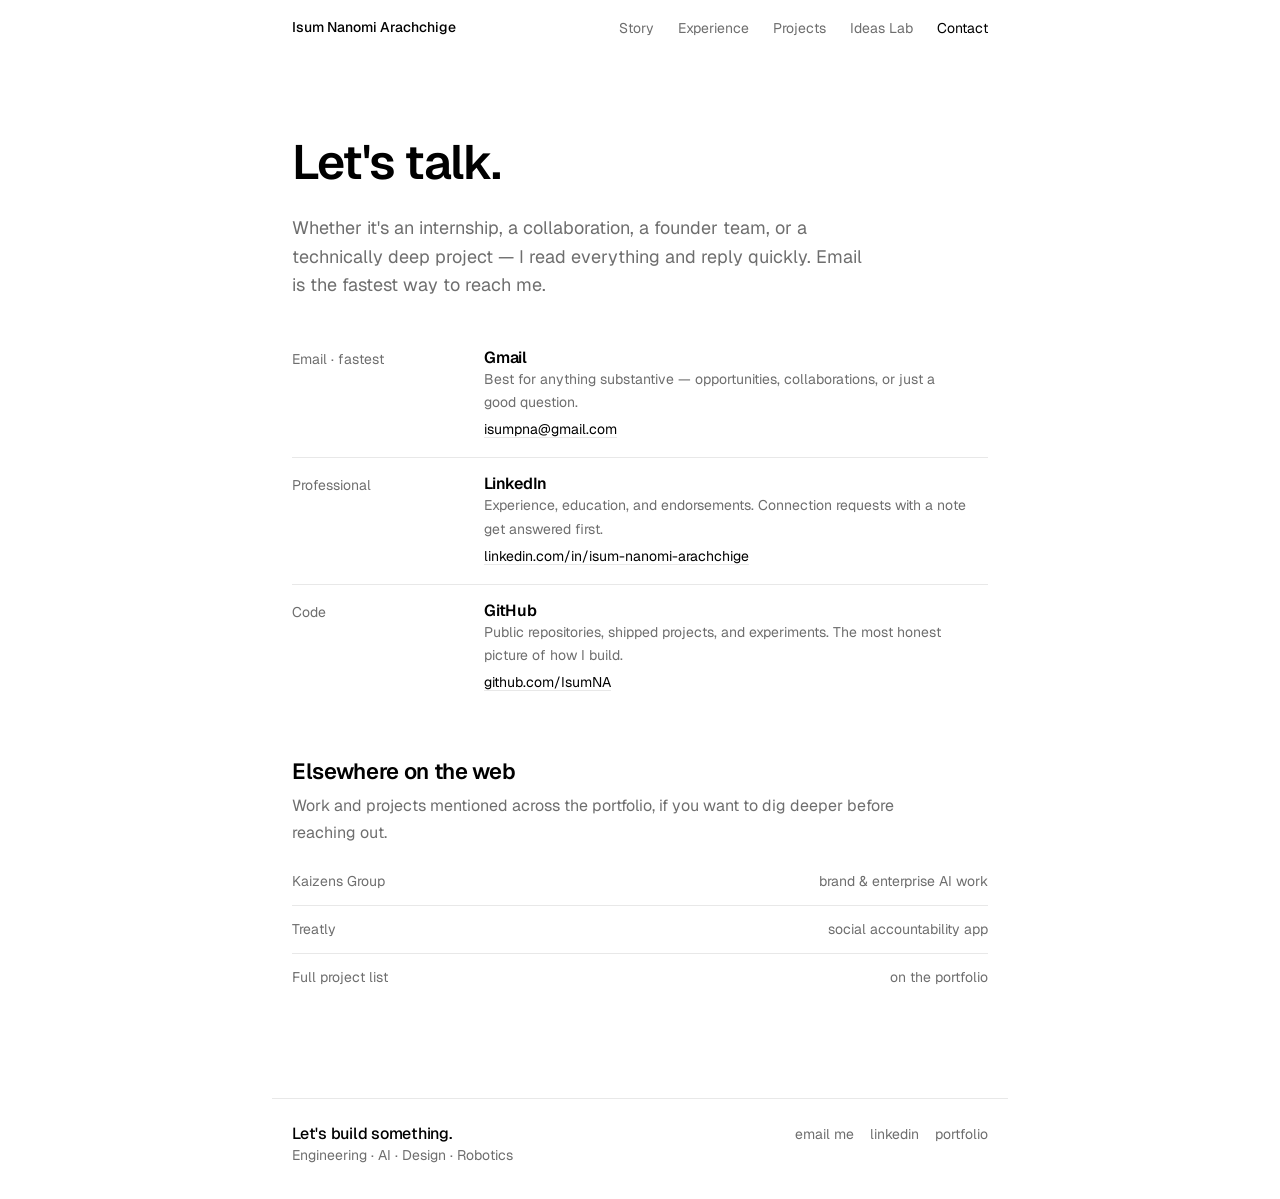
<file: contact.html>
<!DOCTYPE html>
<html lang="en">
<head>
<meta charset="UTF-8">
<meta name="viewport" content="width=device-width, initial-scale=1.0">
<meta name="description" content="Contact Isum Nanomi Arachchige — email, LinkedIn, GitHub, and other links.">
<title>Contact — Isum Nanomi Arachchige</title>
<link rel="preconnect" href="https://fonts.googleapis.com">
<link rel="preconnect" href="https://fonts.gstatic.com" crossorigin>
<link href="https://fonts.googleapis.com/css2?family=Geist:wght@400;500;600&display=swap" rel="stylesheet">
<link rel="stylesheet" href="tokens.css">
<link rel="stylesheet" href="site.css">
<script>/* The text editor is for Isum only: open the page with ?edit, or log in as admin on the main page. */
try{if(/[?&]edit\b/.test(location.search)||sessionStorage.getItem('ideaBoard_admin_ok')==='1')document.documentElement.classList.add('can-edit')}catch(e){}</script>
</head>
<body>

<div class="edit-toolbar" id="edit-toolbar" aria-label="Page text editor">
  <span class="edit-toolbar__status" id="edit-status" aria-live="polite">Text changes save on this browser</span>
  <button class="edit-btn" type="button" data-edit-action="edit">Edit text</button>
  <button class="edit-btn" type="button" data-edit-action="save" data-variant="primary">Save changes</button>
  <button class="edit-btn" type="button" data-edit-action="cancel">Cancel</button>
  <button class="edit-btn" type="button" data-edit-action="reset">Reset</button>
</div>

<header class="site-nav">
  <div class="wrap">
    <a class="brand" href="index.html" aria-label="Go to portfolio home">
      <small>Portfolio</small>
      <strong>Isum Nanomi Arachchige</strong>
    </a>
    <ul class="nav-links">
      <li><a href="index.html#story">Story</a></li>
      <li><a href="index.html#experience">Experience</a></li>
      <li><a href="index.html#projects">Projects</a></li>
      <li><a href="index.html#ideas">Ideas Lab</a></li>
      <li><a href="contact.html" class="btn-contact" aria-current="page">Contact</a></li>
    </ul>
  </div>
</header>

<main>
  <section class="contact-hero wrap">
        <h1>Let's <em>talk</em>.</h1>
    <p class="lead">Whether it's an internship, a collaboration, a founder team, or a technically deep project — I read everything and reply quickly. Email is the fastest way to reach me.</p>
  </section>

  <section class="contact-section wrap">
    <div class="channel-grid">
      <a class="channel-card" href="mailto:isumpna@gmail.com">
        <span class="ch-label">Email · fastest</span>
        <h2>Gmail</h2>
        <p>Best for anything substantive — opportunities, collaborations, or just a good question.</p>
        <span class="ch-value">isumpna@gmail.com</span>
      </a>
      <a class="channel-card" href="https://linkedin.com/in/isum-nanomi-arachchige/" target="_blank" rel="noopener">
        <span class="ch-label">Professional</span>
        <h2>LinkedIn</h2>
        <p>Experience, education, and endorsements. Connection requests with a note get answered first.</p>
        <span class="ch-value">linkedin.com/in/isum-nanomi-arachchige</span>
      </a>
      <a class="channel-card" href="https://github.com/IsumNA" target="_blank" rel="noopener">
        <span class="ch-label">Code</span>
        <h2>GitHub</h2>
        <p>Public repositories, shipped projects, and experiments. The most honest picture of how I build.</p>
        <span class="ch-value">github.com/IsumNA</span>
      </a>
    </div>

    <div class="elsewhere">
      <h2>Elsewhere on the web</h2>
      <p>Work and projects mentioned across the portfolio, if you want to dig deeper before reaching out.</p>
      <ul class="link-list">
        <li><a href="https://kaizens.co.uk" target="_blank" rel="noopener">Kaizens Group <span>brand &amp; enterprise AI work</span></a></li>
        <li><a href="https://github.com/IsumNA/Treatly" target="_blank" rel="noopener">Treatly <span>social accountability app</span></a></li>
        <li><a href="index.html#projects">Full project list <span>on the portfolio</span></a></li>
      </ul>
    </div>
  </section>
</main>

<footer class="site-footer">
  <div class="wrap">
    <div><h2>Let's build something.</h2><p>Engineering · AI · Design · Robotics</p></div>
    <div class="flinks">
      <a href="mailto:isumpna@gmail.com">email me</a>
      <a href="https://linkedin.com/in/isum-nanomi-arachchige/" target="_blank" rel="noopener">linkedin</a>
      <a href="index.html">portfolio</a>
    </div>
  </div>
</footer>

<script>
/* Same editable-text behaviour as the main site, scoped to this page with its own storage key. */
(function () {
  var STORAGE_KEY = 'isumContact_siteEdits_v2';
  var LEGACY_KEYS = ['isumContact_textEdits_v1'];
  var VERSION = 2;
  var fragments = [];
  var original = {};
  var editing = false;
  var boxes = [];

  /* Content-hash keys survive markup changes; positional indices did not. */
  function editHash (s) {
    var h = 5381;
    for (var i = 0; i < s.length; i++) h = ((h << 5) + h + s.charCodeAt(i)) >>> 0;
    return h.toString(36);
  }

  function loadState () {
    try {
      LEGACY_KEYS.forEach(function (k) { localStorage.removeItem(k); });
      var parsed = JSON.parse(localStorage.getItem(STORAGE_KEY) || '{}');
      if (parsed && parsed.version === VERSION && parsed.changes) {
        return { changes: parsed.changes, removed: Array.isArray(parsed.removed) ? parsed.removed : [] };
      }
    } catch (e) { /* corrupted state falls through to defaults */ }
    return { changes: {}, removed: [] };
  }

  function setStatus (message) {
    var status = document.getElementById('edit-status');
    if (status) status.textContent = message;
  }

  function init () {
    var scopes = [document.querySelector('.site-nav'), document.querySelector('main'), document.querySelector('.site-footer')].filter(Boolean);
    var textNodes = [];
    scopes.forEach(function (scope) {
      var walker = document.createTreeWalker(scope, NodeFilter.SHOW_TEXT, {
        acceptNode: function (node) {
          var parent = node.parentElement;
          if (!parent || !node.nodeValue || !node.nodeValue.trim()) return NodeFilter.FILTER_REJECT;
          if (parent.closest('script,style,.edit-toolbar,.box-remove-btn')) return NodeFilter.FILTER_REJECT;
          return NodeFilter.FILTER_ACCEPT;
        },
      });
      var node;
      while ((node = walker.nextNode())) textNodes.push(node);
    });

    var seenHashes = {};
    textNodes.forEach(function (node) {
      var value = node.nodeValue;
      var leading = value.match(/^\s*/)[0];
      var trailing = value.match(/\s*$/)[0];
      var core = value.slice(leading.length, value.length - trailing.length);
      if (!core) return;
      var hash = editHash(core);
      seenHashes[hash] = (seenHashes[hash] || 0) + 1;
      var key = 't-' + hash + '-' + seenHashes[hash];
      var span = document.createElement('span');
      span.className = 'editable-fragment';
      span.dataset.editKey = key;
      span.textContent = core;
      span.spellcheck = true;
      var fragment = document.createDocumentFragment();
      if (leading) fragment.appendChild(document.createTextNode(leading));
      fragment.appendChild(span);
      if (trailing) fragment.appendChild(document.createTextNode(trailing));
      node.parentNode.replaceChild(fragment, node);
      original[key] = core;
      fragments.push(span);
    });

    initBoxes();
    var saved = loadState();
    applyEdits(saved.changes);
    applyRemovals(saved.removed);
    bind();
  }

  function initBoxes () {
    var seenBoxHashes = {};
    document.querySelectorAll('.channel-card, .link-list li').forEach(function (el) {
      var label = (el.textContent || '').replace(/\s+/g, ' ').trim().slice(0, 80);
      var hash = editHash(label);
      seenBoxHashes[hash] = (seenBoxHashes[hash] || 0) + 1;
      var key = 'b-' + hash + '-' + seenBoxHashes[hash];
      el.classList.add('editable-box');
      el.dataset.boxKey = key;
      var button = document.createElement('button');
      button.type = 'button';
      button.className = 'box-remove-btn';
      button.setAttribute('aria-label', 'Remove this box');
      button.title = 'Remove this box';
      button.textContent = '\u00d7';
      button.addEventListener('click', function (event) {
        event.preventDefault();
        event.stopPropagation();
        if (editing) el.classList.add('is-removed');
      });
      el.appendChild(button);
      boxes.push({ key: key, el: el });
    });
  }

  function applyRemovals (removed) {
    var set = new Set(removed);
    boxes.forEach(function (box) {
      box.el.classList.toggle('is-removed', set.has(box.key));
    });
  }

  function collectRemovals () {
    return boxes
      .filter(function (box) { return box.el.classList.contains('is-removed'); })
      .map(function (box) { return box.key; });
  }

  function applyEdits (changes) {
    fragments.forEach(function (span) {
      var key = span.dataset.editKey;
      if (Object.prototype.hasOwnProperty.call(changes, key)) span.textContent = String(changes[key]);
    });
  }

  function setEditing (enabled) {
    editing = !!enabled;
    document.body.classList.toggle('is-editing', editing);
    fragments.forEach(function (span) { span.contentEditable = editing ? 'true' : 'false'; });
    setStatus(editing ? 'Editing — links paused · \u00d7 removes a box' : 'Text changes save on this browser');
    if (editing && fragments[0]) fragments[0].focus();
  }

  function saveEdits () {
    var changes = {};
    fragments.forEach(function (span) { changes[span.dataset.editKey] = span.textContent; });
    localStorage.setItem(STORAGE_KEY, JSON.stringify({ version: VERSION, savedAt: new Date().toISOString(), changes: changes, removed: collectRemovals() }));
    setEditing(false);
    setStatus('Saved on this browser');
  }

  function cancelEdits () {
    var saved = loadState();
    fragments.forEach(function (span) {
      var key = span.dataset.editKey;
      span.textContent = Object.prototype.hasOwnProperty.call(saved.changes, key) ? saved.changes[key] : original[key];
    });
    applyRemovals(saved.removed);
    setEditing(false);
    setStatus('Unsaved changes discarded');
  }

  function resetEdits () {
    if (!window.confirm('Reset all contact page edits and removed boxes saved in this browser?')) return;
    localStorage.removeItem(STORAGE_KEY);
    fragments.forEach(function (span) { span.textContent = original[span.dataset.editKey]; });
    applyRemovals([]);
    setEditing(false);
    setStatus('Page reset to the published version');
  }

  function bind () {
    var toolbar = document.getElementById('edit-toolbar');
    if (!toolbar) return;
    toolbar.addEventListener('click', function (event) {
      var button = event.target.closest('[data-edit-action]');
      if (!button) return;
      var action = button.dataset.editAction;
      if (action === 'edit') setEditing(true);
      if (action === 'save') saveEdits();
      if (action === 'cancel') cancelEdits();
      if (action === 'reset') resetEdits();
    });
    document.addEventListener('click', function (event) {
      if (editing && event.target.closest('.editable-fragment')) {
        event.preventDefault();
        event.stopPropagation();
      }
    }, true);
    document.addEventListener('keydown', function (event) {
      if (!editing || !event.target.closest('.editable-fragment')) return;
      if (event.key === 'Enter') event.preventDefault();
      if (event.key === 'Escape') cancelEdits();
    });
  }

  if (document.readyState === 'loading') document.addEventListener('DOMContentLoaded', init);
  else init();
})();
</script>
</body>
</html>
</file>
<file: tokens.css>
/* Minimal: white page, black text, one typeface, one grey for secondary text. */
:root {
  --bg: #ffffff;
  --text: #000000;
  --muted: #6e6e6e;
  --line: #e8e8e8;
  --wash: #f5f5f5;      /* hover and input backgrounds */
  --danger: #c4321f;

  --font: "Geist", -apple-system, BlinkMacSystemFont, "Segoe UI", Helvetica, Arial, sans-serif;

  --t-xs: 0.8125rem;
  --t-sm: 0.875rem;
  --t-base: 1rem;
  --t-md: 1.125rem;
  --t-lg: 1.375rem;
  --t-xl: 1.75rem;
  --t-display: clamp(2rem, 3.5vw + 1rem, 3rem);

  --s-1: 0.25rem;
  --s-2: 0.5rem;
  --s-3: 0.75rem;
  --s-4: 1rem;
  --s-5: 1.5rem;
  --s-6: 2rem;
  --s-7: 3rem;
  --s-8: 5rem;
  --s-9: 8rem;

  --measure: 36rem;
  --page-max: 46rem;     /* one narrow column, like a document */
  --gutter: 1.25rem;
  --nav-h: 3.5rem;
  --radius: 8px;
}
</file>
<file: site.css>
/* Shared styles for index.html and contact.html. Tokens live in tokens.css. */

*,*::before,*::after{box-sizing:border-box;margin:0;padding:0}
html{scroll-behavior:smooth;-webkit-text-size-adjust:100%}
html,body{overflow-x:clip}
body{background:var(--bg);color:var(--text);font:400 var(--t-base)/1.65 var(--font);-webkit-font-smoothing:antialiased}
img{display:block;max-width:100%;height:auto}
a{color:inherit;text-decoration:underline;text-decoration-color:var(--line);text-decoration-thickness:1px;text-underline-offset:.22em;transition:text-decoration-color .15s}
a:hover{text-decoration-color:currentColor}
::selection{background:#e6e6e6}
:focus-visible{outline:2px solid var(--text);outline-offset:3px;border-radius:2px}
code{font:inherit;font-size:.92em;background:var(--wash);padding:0 .3em;border-radius:4px}
button{font:inherit;color:inherit;background:none;border:0;cursor:pointer}
h1,h2,h3{font-weight:600;letter-spacing:-.015em;line-height:1.25;text-wrap:balance}
p{text-wrap:pretty}

.wrap{max-width:var(--page-max);margin-inline:auto;padding-inline:var(--gutter)}
.page{display:none}
.page.active{display:block}
.hidden{display:none!important}
.casual-only{display:none!important}
.reveal,.ic.ic-reveal{opacity:1;transform:none}

/* Links styled as buttons stay quiet: just text */
.btn,.btn-contact{font-weight:500;text-decoration:underline;text-decoration-color:var(--line);text-underline-offset:.22em}
.btn:hover,.btn-contact:hover{text-decoration-color:currentColor}

/* ─── Header ─── */
.site-nav{position:sticky;top:0;z-index:30;background:rgba(255,255,255,.92);backdrop-filter:blur(8px);-webkit-backdrop-filter:blur(8px)}
.site-nav .wrap{min-height:var(--nav-h);display:flex;align-items:center;justify-content:space-between;gap:var(--s-5)}
.brand{display:flex;flex-direction:column;align-items:flex-start;text-decoration:none;color:var(--text)}
.brand small{display:none}
.brand strong{font-weight:500;font-size:var(--t-sm);white-space:nowrap}
.nav-links{list-style:none;display:flex;align-items:center;gap:var(--s-5)}
.nav-links a,.nav-links a.btn.primary,.nav-links a.btn-contact{font-size:var(--t-sm);font-weight:400;color:var(--muted);text-decoration:none;white-space:nowrap}
.nav-links a:hover,.nav-links a.active,.nav-links a[aria-current="page"]{color:var(--text)}

/* ─── Hero ─── */
.hero{padding-block:var(--s-8) var(--s-7)}
.hero-media{display:none}
.hero-brand{display:none}
.eyebrow{font-size:var(--t-sm);color:var(--muted);margin-block-end:var(--s-4)}
.hero h1{font-size:var(--t-display);font-weight:600;letter-spacing:-.03em;line-height:1.12;max-width:18ch}
.hero h1 em{font-style:normal}
.lead{font-size:var(--t-md);line-height:1.6;color:var(--muted);max-width:var(--measure);margin-block-start:var(--s-5)}
.hero-actions{display:flex;flex-wrap:wrap;gap:var(--s-5);margin-block-start:var(--s-6)}

/* ─── Sections ─── */
#page-home main>.section{padding-block:var(--s-7)}
.section-head{margin-block-end:var(--s-5);max-width:var(--measure)}
.section-head .label{display:none}
.section-head h2{font-size:var(--t-lg)}
.section-head p{margin-block-start:var(--s-2);color:var(--muted)}

/* Story */
.story-lede{max-width:var(--measure)}
.story-lede+.story-lede{margin-block-start:var(--s-4)}
.quote{max-width:var(--measure);margin-block:var(--s-6);padding-inline-start:var(--s-4);border-inline-start:2px solid var(--text);font-size:var(--t-md);font-weight:500;line-height:1.5}
.story-grid{display:grid;gap:var(--s-6);margin-block-start:var(--s-6)}
.story-card h3{font-size:var(--t-base);margin-block-end:var(--s-2)}
.story-card p{color:var(--muted)}
.story-card p+p{margin-block-start:var(--s-3)}

/* Experience */
.exp-card{display:grid;grid-template-columns:10.5rem minmax(0,1fr);gap:var(--s-5);padding-block:var(--s-5)}
.exp-card+.exp-card{border-top:1px solid var(--line)}
.exp-meta{font-size:var(--t-sm);color:var(--muted);line-height:1.5}
.exp-meta .co{display:block;color:var(--text);font-weight:500}
.exp-card h3{font-size:var(--t-base)}
.exp-card .role{font-size:var(--t-sm);color:var(--muted);margin-block-end:var(--s-2)}
.exp-card p,.exp-card li{color:var(--muted)}
.exp-card ul{margin-block-start:var(--s-2);padding-inline-start:1.1em}
.exp-card li::marker{color:#c4c4c4}

/* Competitions */
.comp-grid{display:grid}
.comp-card{padding-block:var(--s-4)}
.comp-card+.comp-card{border-top:1px solid var(--line)}
.comp-card .tag{font-size:var(--t-xs);color:var(--muted)}
.comp-card h3{font-size:var(--t-base);margin-block-end:var(--s-1)}
.comp-card p{color:var(--muted)}

/* Design */
.design-panel{display:grid;gap:var(--s-5)}
.logo-stage img{border-radius:var(--radius)}
.design-copy h3{font-size:var(--t-base);margin-block-end:var(--s-2)}
.design-copy p{color:var(--muted)}
.design-copy p+p{margin-block-start:var(--s-3)}
.design-copy a{color:var(--text)}
.tag-row{display:flex;flex-wrap:wrap;gap:var(--s-1) var(--s-3);margin-block-start:var(--s-3)}
.tag{font-size:var(--t-xs);color:var(--muted)}

/* Projects */
.project-grid{display:grid}
.project-card{padding-block:var(--s-5)}
.project-card+.project-card{border-top:1px solid var(--line)}
.pc-top{display:flex;align-items:baseline;justify-content:space-between;gap:var(--s-4);margin-block-end:var(--s-2)}
.pc-top h3{font-size:var(--t-base)}
.status{flex:none;font-size:var(--t-xs);color:var(--muted);white-space:nowrap}
.project-card p,.project-card li{color:var(--muted)}
.project-card p strong{color:var(--text);font-weight:500}
.project-card ul{margin-block-start:var(--s-2);padding-inline-start:1.1em}
.project-card li::marker{color:#c4c4c4}
.pc-foot{display:flex;flex-wrap:wrap;align-items:baseline;justify-content:space-between;gap:var(--s-2) var(--s-4);margin-block-start:var(--s-3)}
.pc-foot .tag-row{margin:0}
.gh-link{font-size:var(--t-sm);color:var(--text)}
.research-note{margin-block-start:var(--s-5);color:var(--muted)}
.research-note a{color:var(--text)}

/* Closing line */
.cta-band{display:flex;flex-wrap:wrap;align-items:baseline;justify-content:space-between;gap:var(--s-3) var(--s-5)}
.cta-band h2{font-size:var(--t-lg)}
.cta-band p{margin-block-start:var(--s-2);max-width:var(--measure);color:var(--muted)}

/* ─── Footer ─── */
.site-footer{padding-block:var(--s-7) var(--s-6)}
.site-footer .wrap{display:flex;flex-wrap:wrap;align-items:baseline;justify-content:space-between;gap:var(--s-3) var(--s-5);padding-block-start:var(--s-5);border-top:1px solid var(--line)}
.site-footer h2{font-size:var(--t-base);font-weight:500}
.site-footer p{font-size:var(--t-sm);color:var(--muted)}
.flinks{display:flex;flex-wrap:wrap;gap:var(--s-4)}
.flinks a{font-size:var(--t-sm);color:var(--muted);text-decoration:none}
.flinks a:hover{color:var(--text)}
.foot-mini{flex-basis:100%;font-size:var(--t-xs);color:var(--muted)}
.foot-admin-btn{font-size:inherit;color:var(--muted);text-decoration:underline;text-decoration-color:var(--line);text-underline-offset:.22em}

/* ─── Ideas Lab ─── */
.ideas-page .container{max-width:64rem;margin-inline:auto;padding:var(--s-8) var(--gutter)}
.ideas-page .ihero h2{font-size:var(--t-display);letter-spacing:-.03em;line-height:1.12}
.ideas-page .ihero p{max-width:var(--measure);margin-block-start:var(--s-3);font-size:var(--t-md);color:var(--muted)}
.ideas-tools{display:flex;flex-wrap:wrap;align-items:center;gap:var(--s-4);margin-block-start:var(--s-6)}
.count-pill{font-size:var(--t-sm);color:var(--muted)}
.idea-search{flex:1 1 16rem;max-width:24rem;height:2.5rem;padding:0 var(--s-4);font:inherit;font-size:var(--t-sm);color:var(--text);background:var(--wash);border:1px solid transparent;border-radius:var(--radius)}
.idea-search::placeholder{color:var(--muted)}
.idea-search:focus-visible{background:var(--bg);border-color:var(--text);outline:none}
.persona-section{margin-block-start:var(--s-7)}
.persona-section h3{font-size:var(--t-base)}
.ideas-intro-persona{font-size:var(--t-sm);color:var(--muted);margin-block:var(--s-1) var(--s-4);max-width:var(--measure)}
.persona-strip{display:flex;gap:var(--s-2);overflow-x:auto;padding-block-end:var(--s-2);scrollbar-width:thin}
.persona-card{flex:0 0 8rem;display:flex;flex-direction:column;align-items:flex-start;gap:2px;text-align:left;padding:var(--s-3);border:1px solid var(--line);border-radius:var(--radius)}
.persona-card:hover{border-color:#cfcfcf}
.persona-card.on{border-color:var(--text)}
.persona-card .avatar{width:1.75rem;height:1.75rem;display:grid;place-items:center;font-size:.9rem;border-radius:50%;margin-block-end:var(--s-1);background:var(--wash)!important}
.persona-card .p-name{font-size:var(--t-xs);font-weight:500;line-height:1.3}
.persona-card .p-tag{font-size:.75rem;color:var(--muted);line-height:1.3}
.filters{display:flex;flex-wrap:wrap;gap:var(--s-2);margin-block:var(--s-6) var(--s-5)}
.fb{height:2rem;padding:0 var(--s-3);font-size:var(--t-sm);color:var(--muted);border:1px solid var(--line);border-radius:999px}
.fb:hover{color:var(--text)}
.fb.on{color:var(--bg);background:var(--text);border-color:var(--text)}
.feed{columns:2 22rem;column-gap:var(--s-4)}
.feed>.ic{break-inside:avoid;margin-block-end:var(--s-4)}
.ic{position:relative;padding:var(--s-5);border:1px solid var(--line);border-radius:var(--radius)}
.idea-persona-chip{display:flex;flex-wrap:wrap;gap:2px var(--s-2);font-size:.75rem;color:var(--muted);margin-block-end:var(--s-3)}
.chip-sep,.chip-more{color:#c4c4c4}
.itop{display:flex;align-items:baseline;justify-content:space-between;gap:var(--s-3)}
.ititle{font-weight:600;line-height:1.35}
.itag{flex:none;font-size:.75rem;color:var(--muted);white-space:nowrap}
.itag.tr{text-decoration:line-through}
.ibody{margin-block-start:var(--s-2);font-size:var(--t-sm);color:var(--muted)}
.ibody b{font-weight:500;color:var(--text)}
.ifooter{display:flex;flex-wrap:wrap;align-items:center;justify-content:space-between;gap:var(--s-2);margin-block-start:var(--s-3)}
.ifooter-left{display:flex;flex-direction:column;gap:2px}
.inote{font-size:var(--t-xs);color:var(--muted)}
.pills{display:flex;flex-wrap:wrap;gap:var(--s-2)}
.pill{font-size:.75rem;color:var(--muted)}

/* Admin, only after the admin login */
.admin-bar{display:flex;flex-wrap:wrap;align-items:center;gap:var(--s-2);margin-block-start:var(--s-5);padding:var(--s-3);background:var(--wash);border-radius:var(--radius)}
.admin-bar.hidden{display:none!important}
.admin-bar span{font-size:var(--t-xs);color:var(--muted);margin-inline-end:auto}
.ab-btn,.ic-admin button,.edit-btn{height:2rem;padding:0 var(--s-3);font-size:var(--t-xs);font-weight:500;background:var(--bg);border:1px solid var(--line);border-radius:999px}
.ab-btn:hover,.ic-admin button:hover,.edit-btn:hover{border-color:var(--text)}
.ab-btn.primary,.edit-btn[data-variant="primary"]{background:var(--text);border-color:var(--text);color:var(--bg)}
.ab-btn:disabled,.edit-btn:disabled,.fb:disabled{opacity:.5;cursor:not-allowed}
.ic-admin{display:none;flex-wrap:wrap;gap:var(--s-1);margin-block-start:var(--s-3)}
.idea-admin-active .ic-admin{display:flex}
.ic-admin button.danger{color:var(--danger)}
.modal-backdrop{position:fixed;inset:0;z-index:60;display:none;align-items:center;justify-content:center;padding:var(--s-4);background:rgba(0,0,0,.35)}
.modal-backdrop.open{display:flex}
.modal-panel{width:min(28rem,100%);max-height:90vh;overflow:auto;padding:var(--s-6);background:var(--bg);border-radius:12px}
.modal-panel h3{font-size:var(--t-lg);margin-block-end:var(--s-4)}
.modal-panel label{display:block;font-size:var(--t-xs);font-weight:500;margin-block:var(--s-3) var(--s-1)}
.modal-panel input:not([type=checkbox]),.modal-panel select,.modal-panel textarea{width:100%;min-height:2.5rem;padding:var(--s-2) var(--s-3);font:inherit;font-size:var(--t-sm);background:var(--bg);border:1px solid var(--line);border-radius:6px}
.modal-panel textarea{min-height:6rem;resize:vertical}
.modal-actions{display:flex;justify-content:flex-end;gap:var(--s-2);margin-block-start:var(--s-5)}

/* ─── Text editor: owner only (?edit or admin login) ─── */
.edit-toolbar{position:fixed;right:var(--s-4);bottom:var(--s-4);z-index:50;display:none;flex-wrap:wrap;align-items:center;justify-content:flex-end;gap:var(--s-2);padding:var(--s-2);background:var(--bg);border:1px solid var(--line);border-radius:12px;box-shadow:0 4px 20px rgba(0,0,0,.08)}
html.can-edit .edit-toolbar{display:flex}
.edit-toolbar__status{display:none;font-size:var(--t-xs);color:var(--muted);padding-inline:var(--s-2)}
.edit-toolbar [data-edit-action="save"],.edit-toolbar [data-edit-action="cancel"],.edit-toolbar [data-edit-action="export"],.edit-toolbar [data-edit-action="import"],.edit-toolbar [data-edit-action="reset"]{display:none}
.is-editing .edit-toolbar__status,.is-editing .edit-toolbar [data-edit-action="save"],.is-editing .edit-toolbar [data-edit-action="cancel"],.is-editing .edit-toolbar [data-edit-action="export"],.is-editing .edit-toolbar [data-edit-action="import"],.is-editing .edit-toolbar [data-edit-action="reset"]{display:inline-flex;align-items:center}
.is-editing .edit-toolbar [data-edit-action="edit"]{display:none}
.editable-fragment[contenteditable="true"]{outline:1px dashed #c4c4c4;outline-offset:2px;border-radius:2px;cursor:text}
.editable-fragment[contenteditable="true"]:focus{outline-style:solid;outline-color:var(--text);background:var(--wash)}
.editable-box{position:relative}
.editable-box.is-removed{display:none!important}
.box-remove-btn{position:absolute;top:var(--s-2);right:var(--s-2);z-index:3;display:none;width:1.75rem;height:1.75rem;place-items:center;font-size:1rem;background:var(--bg);border:1px solid var(--line);border-radius:50%}
.box-remove-btn:hover{color:var(--danger);border-color:var(--danger)}
.is-editing .box-remove-btn{display:grid}

/* ─── Contact page ─── */
.contact-hero{padding-block:var(--s-8) var(--s-6)}
.contact-hero .eyebrow{display:none}
.contact-hero h1{font-size:var(--t-display);letter-spacing:-.03em;line-height:1.12}
.contact-hero h1 em{font-style:normal}
.contact-section{padding-block-end:var(--s-7)}
.channel-grid{display:grid}
.channel-card{display:grid;grid-template-columns:10.5rem minmax(0,1fr);column-gap:var(--s-5);padding-block:var(--s-4);text-decoration:none}
.channel-card+.channel-card{border-top:1px solid var(--line)}
.ch-label{grid-column:1;grid-row:1/span 3;font-size:var(--t-sm);color:var(--muted)}
.channel-card h2{grid-column:2;font-size:var(--t-base)}
.channel-card p{grid-column:2;font-size:var(--t-sm);color:var(--muted)}
.ch-value{grid-column:2;margin-block-start:var(--s-1);font-size:var(--t-sm);text-decoration:underline;text-decoration-color:var(--line);text-underline-offset:.22em;overflow-wrap:anywhere}
.channel-card:hover .ch-value{text-decoration-color:currentColor}
.elsewhere{margin-block-start:var(--s-7)}
.elsewhere h2{font-size:var(--t-lg)}
.elsewhere>p{margin-block:var(--s-2) var(--s-3);color:var(--muted)}
.link-list{list-style:none}
.link-list li+li{border-top:1px solid var(--line)}
.link-list a{display:flex;flex-wrap:wrap;justify-content:space-between;gap:var(--s-1) var(--s-4);padding-block:var(--s-3);text-decoration:none}
.link-list a span{color:var(--muted);font-size:var(--t-sm)}
.link-list a:hover span{color:var(--text)}

/* ─── Small screens ─── */
@media (max-width:640px){
  .site-nav .wrap{flex-wrap:wrap;gap:0;padding-block:var(--s-2)}
  .nav-links{flex-basis:100%;gap:var(--s-4);overflow-x:auto;scrollbar-width:none;padding-block:var(--s-1)}
  .nav-links::-webkit-scrollbar{display:none}
  .hero{padding-block:var(--s-7) var(--s-6)}
  .exp-card,.channel-card{grid-template-columns:minmax(0,1fr);gap:var(--s-1)}
  .ch-label{grid-row:auto}
  .channel-card h2,.channel-card p,.ch-value{grid-column:1}
  .edit-toolbar{left:var(--s-3);right:var(--s-3);bottom:var(--s-3)}
}
@media (prefers-reduced-motion:reduce){
  html{scroll-behavior:auto}
  *,*::before,*::after{transition-duration:0s!important}
}
body:has(#page-ideas.active) .site-nav .wrap,body:has(#page-ideas.active) .site-footer .wrap{max-width:64rem}
</file>
